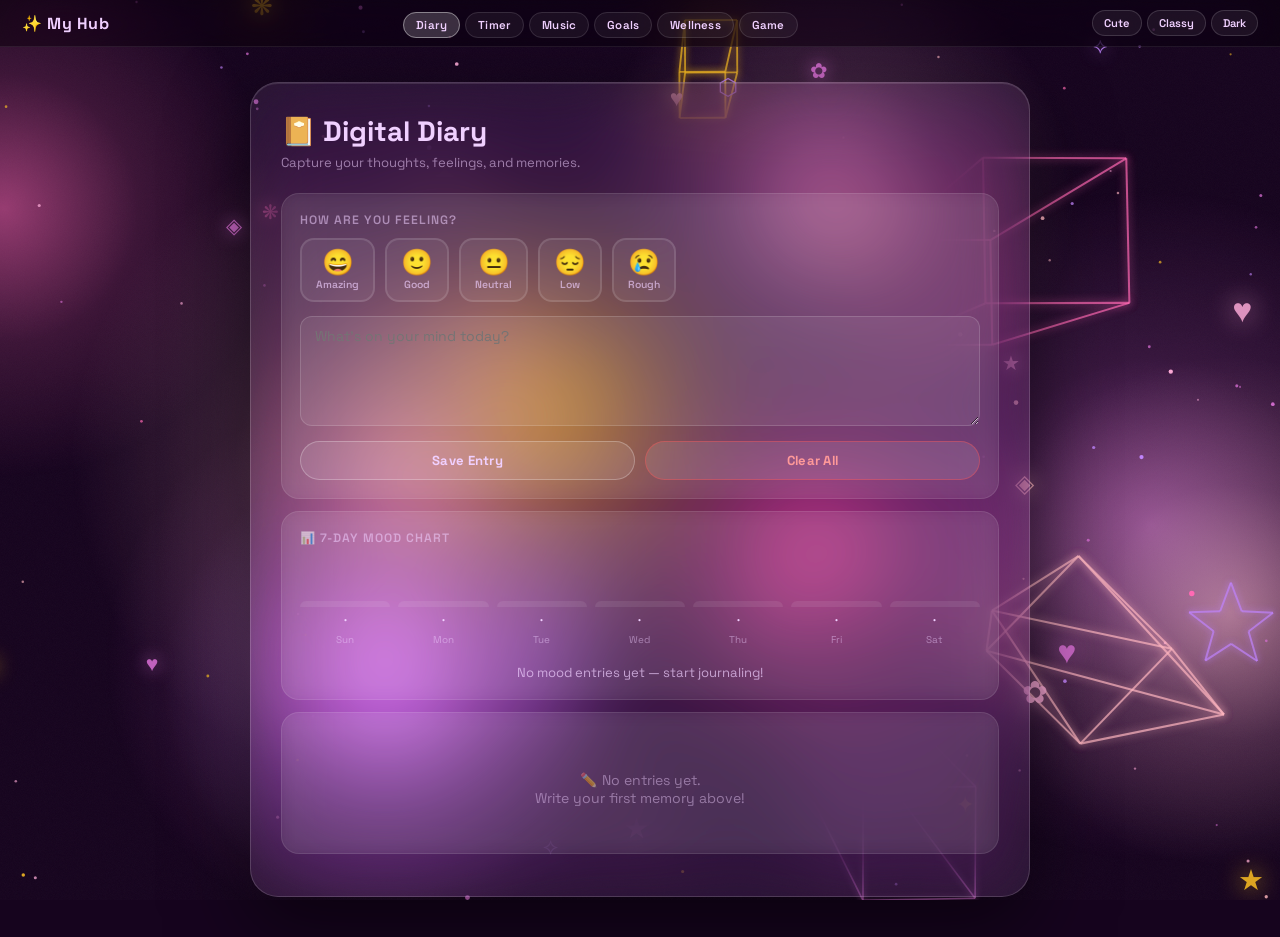
<file: diary.html>
<!DOCTYPE html>
<html lang="en">
<head>
  <meta charset="UTF-8">
  <meta name="viewport" content="width=device-width, initial-scale=1.0">
  <title>Digital Diary – My Hub</title>
  <link rel="stylesheet" href="shared.css">
  <style>
    /* MOOD PICKER */
    .mood-picker {
      display: flex;
      gap: 10px;
      margin-bottom: 14px;
      flex-wrap: wrap;
    }

    .mood-option {
      display: flex;
      flex-direction: column;
      align-items: center;
      gap: 4px;
      padding: 10px 14px;
      border-radius: 14px;
      border: 2px solid rgba(255,255,255,0.12);
      background: rgba(255,255,255,0.06);
      cursor: pointer;
      transition: 0.25s;
      font-size: 1.6rem;
      line-height: 1;
    }

    .mood-option span {
      font-size: 0.65rem;
      opacity: 0.65;
      font-weight: 600;
    }

    .mood-option:hover { background: rgba(255,255,255,0.14); }
    .mood-option.selected { border-color: rgba(255,255,255,0.5); background: rgba(255,255,255,0.22); }

    /* DIARY ENTRIES */
    .diary-entry {
      background: rgba(255,255,255,0.06);
      border-radius: 14px;
      border: 1px solid rgba(255,255,255,0.1);
      padding: 13px 16px;
      margin-bottom: 9px;
    }

    .entry-header {
      display: flex;
      align-items: center;
      gap: 8px;
      margin-bottom: 6px;
    }

    .entry-mood-icon { font-size: 1.2rem; line-height: 1; }
    .entry-time { font-size: 0.7rem; opacity: 0.5; }
    .entry-text { font-size: 0.88rem; line-height: 1.55; }

    .entries-container { max-height: 280px; overflow-y: auto; scrollbar-width: thin; }
    .entry-count { font-size: 0.75rem; opacity: 0.55; margin-bottom: 12px; }

    .empty-state { text-align: center; opacity: 0.45; padding: 28px 0; font-size: 0.88rem; }

    /* MOOD CHART */
    .mood-chart-title {
      font-size: 0.76rem;
      font-weight: 600;
      opacity: 0.55;
      letter-spacing: 1px;
      text-transform: uppercase;
      margin-bottom: 14px;
    }

    .chart-bars {
      display: flex;
      align-items: flex-end;
      gap: 8px;
      height: 90px;
      padding-bottom: 4px;
    }

    .chart-col {
      display: flex;
      flex-direction: column;
      align-items: center;
      gap: 5px;
      flex: 1;
    }

    .chart-bar {
      width: 100%;
      border-radius: 6px 6px 0 0;
      background: rgba(255,255,255,0.18);
      transition: height 0.5s cubic-bezier(.22,.68,0,1.2);
      min-height: 4px;
    }

    .chart-emoji { font-size: 1rem; line-height: 1; }
    .chart-day   { font-size: 0.62rem; opacity: 0.5; }

    .mood-summary {
      margin-top: 14px;
      font-size: 0.82rem;
      opacity: 0.7;
      text-align: center;
    }
  </style>
</head>
<body class="cute-mode">
  <canvas id="bgCanvas"></canvas>

  <nav class="top-nav">
    <a href="index.html" class="nav-logo">✨ My Hub</a>
    <ul class="nav-links">
      <li><a href="diary.html" class="active">Diary</a></li>
      <li><a href="timer.html">Timer</a></li>
      <li><a href="music.html">Music</a></li>
      <li><a href="goals.html">Goals</a></li>
      <li><a href="wellness.html">Wellness</a></li>
      <li><a href="game.html">Game</a></li>
    </ul>
    <div class="theme-btns">
      <button class="theme-btn" onclick="setTheme('cute')">Cute</button>
      <button class="theme-btn" onclick="setTheme('classy')">Classy</button>
      <button class="theme-btn" onclick="setTheme('dark')">Dark</button>
    </div>
  </nav>

  <div class="page-wrapper">
    <div class="glass-card">
      <h1>📔 Digital Diary</h1>
      <p class="subtitle">Capture your thoughts, feelings, and memories.</p>

      <!-- WRITE ENTRY -->
      <div class="widget-box">
        <div class="mood-chart-title" style="margin-bottom:10px;">How are you feeling?</div>
        <div class="mood-picker" id="moodPicker">
          <div class="mood-option" data-mood="5" data-label="Amazing" onclick="selectMood(this)">😄<span>Amazing</span></div>
          <div class="mood-option" data-mood="4" data-label="Good"    onclick="selectMood(this)">🙂<span>Good</span></div>
          <div class="mood-option" data-mood="3" data-label="Neutral" onclick="selectMood(this)">😐<span>Neutral</span></div>
          <div class="mood-option" data-mood="2" data-label="Low"     onclick="selectMood(this)">😔<span>Low</span></div>
          <div class="mood-option" data-mood="1" data-label="Rough"   onclick="selectMood(this)">😢<span>Rough</span></div>
        </div>
        <textarea id="diaryInput" placeholder="What's on your mind today?"></textarea>
        <div class="btn-row" style="margin-top:10px;">
          <button class="btn" onclick="saveEntry()">Save Entry</button>
          <button class="btn btn-danger" onclick="clearAll()">Clear All</button>
        </div>
      </div>

      <!-- MOOD CHART -->
      <div class="widget-box">
        <div class="mood-chart-title">📊 7-Day Mood Chart</div>
        <div class="chart-bars" id="moodChart"></div>
        <div class="mood-summary" id="moodSummary"></div>
      </div>

      <!-- ENTRIES -->
      <div class="widget-box">
        <div class="entry-count" id="entryCount"></div>
        <div class="entries-container" id="entriesList"></div>
      </div>
    </div>
  </div>

  <script src="shared.js"></script>
  <script src="bg.js"></script>
  <script>
    const MOODS = {
      5: { emoji: '😄', label: 'Amazing', color: 'rgba(100,220,130,0.55)' },
      4: { emoji: '🙂', label: 'Good',    color: 'rgba(120,200,255,0.55)' },
      3: { emoji: '😐', label: 'Neutral', color: 'rgba(200,200,100,0.45)' },
      2: { emoji: '😔', label: 'Low',     color: 'rgba(200,140,80,0.5)'   },
      1: { emoji: '😢', label: 'Rough',   color: 'rgba(200,80,100,0.5)'   },
    };

    let selectedMood = null;

    function selectMood(el) {
      document.querySelectorAll('.mood-option').forEach(m => m.classList.remove('selected'));
      el.classList.add('selected');
      selectedMood = parseInt(el.dataset.mood);
    }

    function saveEntry() {
      const text = document.getElementById('diaryInput').value.trim();
      if (!text) return;
      let history = JSON.parse(localStorage.getItem('diaryHistory')) || [];
      const now = new Date();
      const timestamp = now.toLocaleDateString('en-GB', { day: 'numeric', month: 'short', year: 'numeric' })
        + ' · ' + now.toLocaleTimeString([], { hour: '2-digit', minute: '2-digit' });
      history.unshift({
        time: timestamp,
        text,
        mood: selectedMood || 3,
        dateKey: now.toISOString().slice(0, 10)
      });
      localStorage.setItem('diaryHistory', JSON.stringify(history));
      document.getElementById('diaryInput').value = '';
      document.querySelectorAll('.mood-option').forEach(m => m.classList.remove('selected'));
      selectedMood = null;
      renderEntries();
      renderChart();
    }

    function clearAll() {
      if (!confirm('Delete all diary entries?')) return;
      localStorage.removeItem('diaryHistory');
      renderEntries();
      renderChart();
    }

    function renderEntries() {
      const history = JSON.parse(localStorage.getItem('diaryHistory')) || [];
      const container = document.getElementById('entriesList');
      const count = document.getElementById('entryCount');
      count.innerText = history.length === 0 ? '' : `${history.length} entr${history.length === 1 ? 'y' : 'ies'}`;
      if (!history.length) {
        container.innerHTML = '<div class="empty-state">✏️ No entries yet.<br>Write your first memory above!</div>';
        return;
      }
      container.innerHTML = history.map(e => {
        const m = MOODS[e.mood] || MOODS[3];
        const text = typeof e === 'string' ? e : e.text;
        const time = typeof e === 'string' ? '' : e.time;
        return `<div class="diary-entry">
          <div class="entry-header">
            <div class="entry-mood-icon">${m.emoji}</div>
            <div class="entry-time">${time} · ${m.label}</div>
          </div>
          <div class="entry-text">${text}</div>
        </div>`;
      }).join('');
    }

    function renderChart() {
      const history = JSON.parse(localStorage.getItem('diaryHistory')) || [];
      const chart = document.getElementById('moodChart');
      const summary = document.getElementById('moodSummary');

      const days = [];
      for (let i = 6; i >= 0; i--) {
        const d = new Date();
        d.setDate(d.getDate() - i);
        days.push({
          key: d.toISOString().slice(0, 10),
          label: d.toLocaleDateString('en-GB', { weekday: 'short' }),
        });
      }

      const dayMoods = {};
      history.forEach(e => {
        if (e.dateKey && e.mood && !dayMoods[e.dateKey]) {
          dayMoods[e.dateKey] = e.mood;
        }
      });

      const vals = days.map(d => dayMoods[d.key] || 0);
      const maxVal = 5;

      chart.innerHTML = days.map((d, i) => {
        const val = vals[i];
        const m = val ? MOODS[val] : null;
        const heightPct = val ? Math.round((val / maxVal) * 80) : 6;
        const color = m ? m.color : 'rgba(255,255,255,0.08)';
        return `<div class="chart-col">
          <div class="chart-bar" style="height:${heightPct}px; background:${color};"></div>
          <div class="chart-emoji">${m ? m.emoji : '·'}</div>
          <div class="chart-day">${d.label}</div>
        </div>`;
      }).join('');

      const logged = vals.filter(v => v > 0);
      if (!logged.length) {
        summary.innerText = 'No mood entries yet — start journaling!';
      } else {
        const avg = logged.reduce((a, b) => a + b, 0) / logged.length;
        const best = MOODS[Math.max(...logged)];
        summary.innerText = `${logged.length} day${logged.length > 1 ? 's' : ''} logged this week · avg mood ${avg.toFixed(1)}/5 · best day was ${best.emoji} ${best.label}`;
      }
    }

    window.onload = () => { renderEntries(); renderChart(); };
  </script>
</body>
</html>
</file>
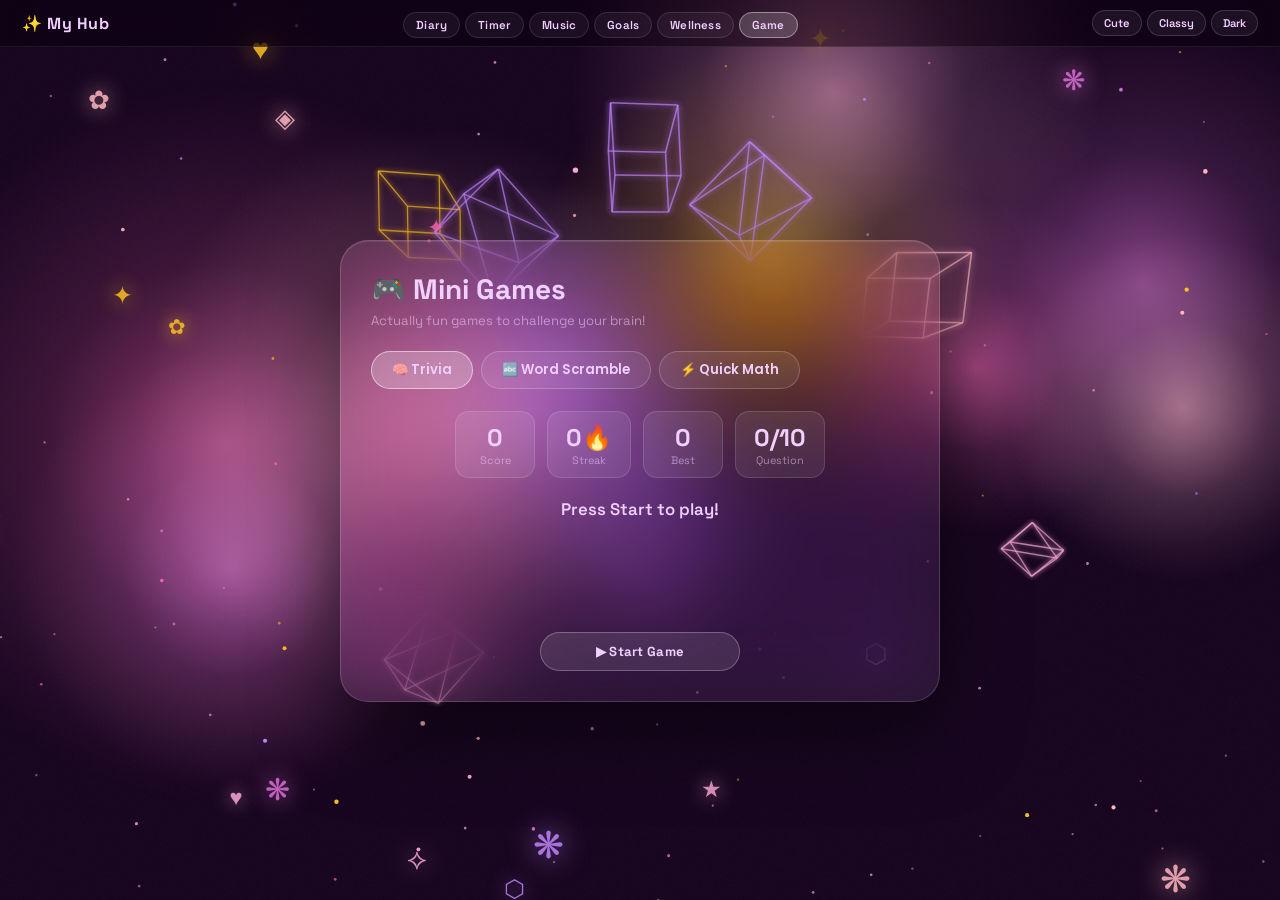
<file: game.html>
<!DOCTYPE html>
<html lang="en">
<head>
  <meta charset="UTF-8">
  <meta name="viewport" content="width=device-width, initial-scale=1.0">
  <title>Mini Games – My Hub</title>
  <link rel="stylesheet" href="shared.css">
  <style>
    .game-tabs { display:flex; gap:8px; margin-bottom:22px; flex-wrap:wrap; }
    .game-tab {
      padding:8px 20px; border-radius:50px;
      border:1px solid rgba(255,255,255,0.2);
      background:rgba(255,255,255,0.07);
      color:inherit; font-family:'Poppins',sans-serif;
      font-size:0.82rem; font-weight:600; cursor:pointer; transition:0.3s;
    }
    .game-tab:hover { background:rgba(255,255,255,0.16); }
    .game-tab.active { background:rgba(255,255,255,0.24); border-color:rgba(255,255,255,0.5); }

    .game-area { display:none; }
    .game-area.active { display:block; }

    .game-stats {
      display:flex; gap:12px; justify-content:center;
      margin-bottom:18px; flex-wrap:wrap;
    }
    .game-stat {
      text-align:center;
      background:rgba(255,255,255,0.08);
      border:1px solid rgba(255,255,255,0.13);
      border-radius:14px;
      padding:10px 18px;
      min-width:80px;
    }
    .gstat-num { font-size:1.5rem; font-weight:700; }
    .gstat-lbl { font-size:0.68rem; opacity:0.55; }

    /* ══ TRIVIA ══ */
    .trivia-question {
      font-size:1.05rem;
      font-weight:600;
      line-height:1.55;
      text-align:center;
      margin-bottom:20px;
      min-height:60px;
      padding:0 10px;
    }

    .trivia-options {
      display:grid;
      grid-template-columns:1fr 1fr;
      gap:10px;
      margin-bottom:16px;
    }

    .trivia-opt {
      padding:13px 16px;
      border-radius:16px;
      border:1px solid rgba(255,255,255,0.18);
      background:rgba(255,255,255,0.08);
      color:inherit;
      font-family:'Poppins',sans-serif;
      font-size:0.85rem;
      font-weight:600;
      cursor:pointer;
      transition:0.25s;
      text-align:left;
      line-height:1.4;
    }
    .trivia-opt:hover:not(:disabled) { background:rgba(255,255,255,0.18); transform:translateY(-2px); }
    .trivia-opt.correct  { background:rgba(80,220,130,0.3); border-color:rgba(80,220,130,0.7); }
    .trivia-opt.wrong    { background:rgba(255,90,90,0.25);  border-color:rgba(255,90,90,0.6); }
    .trivia-opt:disabled { cursor:default; }

    .trivia-feedback {
      text-align:center;
      font-size:0.9rem;
      min-height:28px;
      margin-bottom:12px;
      font-weight:600;
    }

    .trivia-category {
      text-align:center;
      font-size:0.72rem;
      opacity:0.45;
      margin-bottom:12px;
      text-transform:uppercase;
      letter-spacing:1px;
    }

    /* ══ WORD SCRAMBLE ══ */
    .scramble-word {
      text-align:center;
      font-size:3rem;
      font-weight:700;
      letter-spacing:10px;
      margin:16px 0;
      text-transform:uppercase;
    }

    .scramble-hint {
      text-align:center;
      font-size:0.8rem;
      opacity:0.55;
      margin-bottom:16px;
      min-height:22px;
    }

    .scramble-category {
      text-align:center;
      font-size:0.72rem;
      opacity:0.4;
      text-transform:uppercase;
      letter-spacing:1px;
      margin-bottom:10px;
    }

    .scramble-input-row {
      display:flex;
      gap:10px;
      margin-bottom:12px;
    }

    .scramble-input-row input {
      flex:1;
      font-size:1.1rem;
      font-weight:700;
      text-align:center;
      text-transform:uppercase;
      letter-spacing:3px;
    }

    .scramble-result {
      text-align:center;
      font-size:1rem;
      font-weight:600;
      min-height:30px;
      margin-bottom:8px;
    }

    .scramble-def {
      text-align:center;
      font-size:0.8rem;
      opacity:0.6;
      margin-bottom:12px;
      min-height:20px;
      font-style:italic;
    }

    /* ══ QUICK MATH ══ */
    .math-equation {
      text-align:center;
      font-size:3.5rem;
      font-weight:700;
      margin:12px 0 20px;
      letter-spacing:2px;
      min-height:70px;
    }

    .math-options {
      display:grid;
      grid-template-columns:repeat(2,1fr);
      gap:10px;
      max-width:340px;
      margin:0 auto 16px;
    }

    .math-opt {
      padding:16px;
      border-radius:16px;
      border:1px solid rgba(255,255,255,0.18);
      background:rgba(255,255,255,0.08);
      color:inherit;
      font-family:'Poppins',sans-serif;
      font-size:1.3rem;
      font-weight:700;
      cursor:pointer;
      transition:0.2s;
      text-align:center;
    }
    .math-opt:hover:not(:disabled) { background:rgba(255,255,255,0.2); transform:scale(1.04); }
    .math-opt.correct { background:rgba(80,220,130,0.3); border-color:rgba(80,220,130,0.7); }
    .math-opt.wrong   { background:rgba(255,90,90,0.25);  border-color:rgba(255,90,90,0.6); }
    .math-opt:disabled { cursor:default; }

    .math-timer-bar {
      height:6px;
      border-radius:4px;
      background:rgba(255,255,255,0.12);
      margin-bottom:16px;
      overflow:hidden;
    }
    .math-timer-fill {
      height:100%;
      border-radius:4px;
      background:currentColor;
      transition:width 0.1s linear;
    }

    .math-level {
      text-align:center;
      font-size:0.72rem;
      opacity:0.45;
      text-transform:uppercase;
      letter-spacing:1px;
      margin-bottom:6px;
    }

    .math-feedback {
      text-align:center;
      font-size:0.9rem;
      min-height:28px;
      font-weight:600;
      margin-bottom:8px;
    }
  </style>
</head>
<body class="cute-mode">
  <canvas id="bgCanvas"></canvas>

  <nav class="top-nav">
    <a href="index.html" class="nav-logo">✨ My Hub</a>
    <ul class="nav-links">
      <li><a href="diary.html">Diary</a></li>
      <li><a href="timer.html">Timer</a></li>
      <li><a href="music.html">Music</a></li>
      <li><a href="goals.html">Goals</a></li>
      <li><a href="wellness.html">Wellness</a></li>
      <li><a href="game.html" class="active">Game</a></li>
    </ul>
    <div class="theme-btns">
      <button class="theme-btn" onclick="setTheme('cute')">Cute</button>
      <button class="theme-btn" onclick="setTheme('classy')">Classy</button>
      <button class="theme-btn" onclick="setTheme('dark')">Dark</button>
    </div>
  </nav>

  <div class="page-wrapper">
    <div class="glass-card" style="max-width:600px;">
      <h1>🎮 Mini Games</h1>
      <p class="subtitle">Actually fun games to challenge your brain!</p>

      <div class="game-tabs">
        <button class="game-tab active" onclick="switchGame('trivia',this)">🧠 Trivia</button>
        <button class="game-tab" onclick="switchGame('scramble',this)">🔤 Word Scramble</button>
        <button class="game-tab" onclick="switchGame('math',this)">⚡ Quick Math</button>
      </div>

      <!-- ══════════════ TRIVIA ══════════════ -->
      <div class="game-area active" id="game-trivia">
        <div class="game-stats">
          <div class="game-stat"><div class="gstat-num" id="tScore">0</div><div class="gstat-lbl">Score</div></div>
          <div class="game-stat"><div class="gstat-num" id="tStreak">0🔥</div><div class="gstat-lbl">Streak</div></div>
          <div class="game-stat"><div class="gstat-num" id="tBest">0</div><div class="gstat-lbl">Best</div></div>
          <div class="game-stat"><div class="gstat-num" id="tQ">0/10</div><div class="gstat-lbl">Question</div></div>
        </div>
        <div class="trivia-category" id="tCategory"></div>
        <div class="trivia-question" id="tQuestion">Press Start to play!</div>
        <div class="trivia-options" id="tOptions"></div>
        <div class="trivia-feedback" id="tFeedback"></div>
        <button class="btn" id="tStartBtn" onclick="startTrivia()" style="max-width:200px;margin:0 auto;display:block;">▶ Start Game</button>
      </div>

      <!-- ══════════════ WORD SCRAMBLE ══════════════ -->
      <div class="game-area" id="game-scramble">
        <div class="game-stats">
          <div class="game-stat"><div class="gstat-num" id="wScore">0</div><div class="gstat-lbl">Score</div></div>
          <div class="game-stat"><div class="gstat-num" id="wStreak">0🔥</div><div class="gstat-lbl">Streak</div></div>
          <div class="game-stat"><div class="gstat-num" id="wSkips">3</div><div class="gstat-lbl">Skips left</div></div>
        </div>
        <div class="scramble-category" id="wCategory"></div>
        <div class="scramble-word" id="wScrambled">?????</div>
        <div class="scramble-hint" id="wHint">Press Start to play!</div>
        <div class="scramble-input-row">
          <input type="text" id="wInput" placeholder="Your answer…" onkeydown="if(event.key==='Enter') checkScramble()" autocomplete="off" autocorrect="off" spellcheck="false">
          <button class="btn" style="width:auto;padding:10px 18px;" onclick="checkScramble()">✓</button>
        </div>
        <div class="scramble-result" id="wResult"></div>
        <div class="scramble-def" id="wDef"></div>
        <div class="btn-row" style="max-width:340px;margin:0 auto;">
          <button class="btn" id="wStartBtn" onclick="startScramble()">▶ Start</button>
          <button class="btn" id="wSkipBtn" onclick="skipScramble()" disabled>⏭ Skip</button>
          <button class="btn" id="wHintBtn" onclick="showHint()" disabled>💡 Hint</button>
        </div>
      </div>

      <!-- ══════════════ QUICK MATH ══════════════ -->
      <div class="game-area" id="game-math">
        <div class="game-stats">
          <div class="game-stat"><div class="gstat-num" id="mScore">0</div><div class="gstat-lbl">Score</div></div>
          <div class="game-stat"><div class="gstat-num" id="mStreak">0🔥</div><div class="gstat-lbl">Streak</div></div>
          <div class="game-stat"><div class="gstat-num" id="mBest">0</div><div class="gstat-lbl">Best</div></div>
          <div class="game-stat"><div class="gstat-num" id="mLives">❤️❤️❤️</div><div class="gstat-lbl">Lives</div></div>
        </div>
        <div class="math-level" id="mLevel">Level 1 · Basic</div>
        <div class="math-timer-bar"><div class="math-timer-fill" id="mTimerFill" style="width:100%"></div></div>
        <div class="math-equation" id="mEquation">?</div>
        <div class="math-options" id="mOptions"></div>
        <div class="math-feedback" id="mFeedback"></div>
        <button class="btn" id="mStartBtn" onclick="startMath()" style="max-width:200px;margin:0 auto;display:block;">▶ Start Game</button>
      </div>

    </div>
  </div>

  <script src="shared.js"></script>
  <script src="bg.js"></script>
  <script>
    function switchGame(id, btn) {
      document.querySelectorAll('.game-tab').forEach(b=>b.classList.remove('active'));
      document.querySelectorAll('.game-area').forEach(a=>a.classList.remove('active'));
      btn.classList.add('active');
      document.getElementById('game-'+id).classList.add('active');
    }

    // ══════════════════════════════════════════════════
    //  TRIVIA QUIZ
    // ══════════════════════════════════════════════════
    const TRIVIA = [
      { q:"Which planet has the most moons?", opts:["Jupiter","Saturn","Uranus","Neptune"], ans:1, cat:"🌌 Space" },
      { q:"What is the capital of Japan?", opts:["Beijing","Seoul","Tokyo","Bangkok"], ans:2, cat:"🌍 Geography" },
      { q:"Who painted the Mona Lisa?", opts:["Picasso","Van Gogh","Da Vinci","Michelangelo"], ans:2, cat:"🎨 Art" },
      { q:"How many sides does a hexagon have?", opts:["5","6","7","8"], ans:1, cat:"📐 Math" },
      { q:"What is the fastest land animal?", opts:["Lion","Horse","Cheetah","Leopard"], ans:2, cat:"🐾 Animals" },
      { q:"In what year did the Titanic sink?", opts:["1905","1912","1920","1898"], ans:1, cat:"📚 History" },
      { q:"Which element has the symbol 'O'?", opts:["Gold","Oxygen","Osmium","Oganesson"], ans:1, cat:"🧪 Science" },
      { q:"What is the largest ocean?", opts:["Atlantic","Indian","Arctic","Pacific"], ans:3, cat:"🌊 Geography" },
      { q:"How many strings does a standard guitar have?", opts:["4","5","6","7"], ans:2, cat:"🎵 Music" },
      { q:"Which country invented pizza?", opts:["France","Greece","Italy","Spain"], ans:2, cat:"🍕 Food" },
      { q:"What is the square root of 144?", opts:["11","12","13","14"], ans:1, cat:"📐 Math" },
      { q:"Who wrote 'Harry Potter'?", opts:["Tolkien","C.S. Lewis","J.K. Rowling","Roald Dahl"], ans:2, cat:"📖 Books" },
      { q:"Which is the smallest country in the world?", opts:["Monaco","San Marino","Vatican City","Liechtenstein"], ans:2, cat:"🌍 Geography" },
      { q:"What gas do plants absorb from the air?", opts:["Oxygen","Nitrogen","Carbon Dioxide","Hydrogen"], ans:2, cat:"🧪 Science" },
      { q:"Which sport uses a shuttlecock?", opts:["Tennis","Badminton","Squash","Volleyball"], ans:1, cat:"⚽ Sports" },
      { q:"How many bones are in the adult human body?", opts:["196","206","216","226"], ans:1, cat:"🧬 Biology" },
      { q:"What is the longest river in the world?", opts:["Amazon","Nile","Yangtze","Mississippi"], ans:1, cat:"🌍 Geography" },
      { q:"Which planet is known as the Red Planet?", opts:["Venus","Jupiter","Mars","Saturn"], ans:2, cat:"🌌 Space" },
      { q:"Who is known as the father of computers?", opts:["Einstein","Turing","Babbage","Newton"], ans:2, cat:"💻 Tech" },
      { q:"What is the chemical symbol for gold?", opts:["Go","Gd","Au","Ag"], ans:2, cat:"🧪 Science" },
      { q:"How many players are on a basketball team (on court)?", opts:["4","5","6","7"], ans:1, cat:"⚽ Sports" },
      { q:"Which country is home to the kangaroo?", opts:["New Zealand","South Africa","Australia","Brazil"], ans:2, cat:"🐾 Animals" },
      { q:"What is 15% of 200?", opts:["25","30","35","40"], ans:1, cat:"📐 Math" },
      { q:"Which famous scientist developed the theory of relativity?", opts:["Newton","Darwin","Einstein","Hawking"], ans:2, cat:"🧪 Science" },
      { q:"What is the hardest natural substance on Earth?", opts:["Steel","Quartz","Diamond","Titanium"], ans:2, cat:"🧪 Science" },
    ];

    let tQueue=[], tScore=0, tStreak=0, tQNum=0, tAnswered=false;

    function startTrivia() {
      tScore=0; tStreak=0; tQNum=0;
      tQueue = [...TRIVIA].sort(()=>Math.random()-0.5).slice(0,10);
      document.getElementById('tStartBtn').style.display='none';
      updateTriviaStats();
      nextTrivia();
    }

    function nextTrivia() {
      if (tQNum >= tQueue.length) { endTrivia(); return; }
      tAnswered = false;
      const item = tQueue[tQNum];
      document.getElementById('tCategory').innerText = item.cat;
      document.getElementById('tQuestion').innerText = item.q;
      document.getElementById('tFeedback').innerText = '';
      document.getElementById('tQ').innerText = `${tQNum+1}/10`;
      const optsEl = document.getElementById('tOptions');
      optsEl.innerHTML = item.opts.map((o,i)=>`
        <button class="trivia-opt" onclick="answerTrivia(${i})">${o}</button>
      `).join('');
    }

    function answerTrivia(idx) {
      if (tAnswered) return;
      tAnswered = true;
      const item = tQueue[tQNum];
      const btns = document.querySelectorAll('.trivia-opt');
      btns.forEach(b=>b.disabled=true);
      if (idx === item.ans) {
        btns[idx].classList.add('correct');
        tScore += 10 + Math.min(tStreak*2, 20);
        tStreak++;
        document.getElementById('tFeedback').innerText = ['✅ Correct!','🎉 Nailed it!','🔥 Brilliant!','⭐ Perfect!'][Math.min(tStreak-1,3)];
      } else {
        btns[idx].classList.add('wrong');
        btns[item.ans].classList.add('correct');
        tStreak = 0;
        document.getElementById('tFeedback').innerText = `❌ Nope! Answer: ${item.opts[item.ans]}`;
      }
      updateTriviaStats();
      tQNum++;
      setTimeout(nextTrivia, 1400);
    }

    function endTrivia() {
      const best = Math.max(parseInt(localStorage.getItem('triviaBest')||'0'), tScore);
      localStorage.setItem('triviaBest', best);
      document.getElementById('tBest').innerText = best;
      document.getElementById('tQuestion').innerText = `Game over! You scored ${tScore}/130 🎉`;
      document.getElementById('tCategory').innerText = tScore>80?'🏆 Amazing!':tScore>50?'👍 Good job!':'💪 Keep practising!';
      document.getElementById('tOptions').innerHTML='';
      document.getElementById('tFeedback').innerText='';
      document.getElementById('tStartBtn').innerText='🔄 Play Again';
      document.getElementById('tStartBtn').style.display='block';
    }

    function updateTriviaStats() {
      document.getElementById('tScore').innerText  = tScore;
      document.getElementById('tStreak').innerText = tStreak+'🔥';
      document.getElementById('tBest').innerText   = Math.max(parseInt(localStorage.getItem('triviaBest')||'0'), tScore);
    }

    // ══════════════════════════════════════════════════
    //  WORD SCRAMBLE
    // ══════════════════════════════════════════════════
    const WORDS = [
      {w:'OCEAN',    cat:'🌊 Nature',  hint:'Body of saltwater', def:'A vast body of saltwater covering most of Earth'},
      {w:'GUITAR',   cat:'🎵 Music',   hint:'6-string instrument', def:'A stringed musical instrument played with fingers or a pick'},
      {w:'JUNGLE',   cat:'🌿 Nature',  hint:'Dense tropical forest', def:'Land overgrown with dense vegetation in the tropics'},
      {w:'PLANET',   cat:'🌌 Space',   hint:'Orbits a star', def:'A large body orbiting a star, including Earth'},
      {w:'COFFEE',   cat:'☕ Food',    hint:'Morning drink', def:'A popular hot drink made from roasted beans'},
      {w:'BRIDGE',   cat:'🏗️ Places',  hint:'Crosses a gap', def:'A structure built to span a physical obstacle'},
      {w:'CASTLE',   cat:'🏰 History', hint:'Medieval fortress', def:'A large fortified medieval building'},
      {w:'DIAMOND',  cat:'💎 Science', hint:'Hardest mineral', def:'The hardest naturally occurring mineral on Earth'},
      {w:'FALCON',   cat:'🐦 Animals', hint:'Fast bird', def:'A bird of prey known for incredible speed in a dive'},
      {w:'GARDEN',   cat:'🌸 Nature',  hint:'Where flowers grow', def:'A piece of ground for growing flowers, fruit or vegetables'},
      {w:'LIBRARY',  cat:'📚 Places',  hint:'Full of books', def:'A building or room containing a collection of books'},
      {w:'NOODLES',  cat:'🍜 Food',    hint:'Long pasta', def:'A type of food made from unleavened dough, cut into strips'},
      {w:'PENGUIN',  cat:'🐧 Animals', hint:'Arctic bird', def:'A flightless seabird native to the Southern Hemisphere'},
      {w:'RAINBOW',  cat:'🌈 Nature',  hint:'After the rain', def:'An arc of colours in the sky caused by light refraction'},
      {w:'TEMPLE',   cat:'🏛️ History', hint:'Place of worship', def:'A building used for religious or spiritual activities'},
      {w:'VITAMIN',  cat:'🧬 Science', hint:'Keeps you healthy', def:'A natural substance essential for body growth and function'},
      {w:'WHISPER',  cat:'💬 Words',   hint:'Speak very quietly', def:'To speak very softly, especially to avoid being heard'},
      {w:'ECLIPSE',  cat:'🌌 Space',   hint:'Sun hides behind moon', def:'When one celestial body moves into the shadow of another'},
      {w:'LANTERN',  cat:'🏮 Objects', hint:'Portable light', def:'A transparent case protecting a light from wind'},
      {w:'THUNDER',  cat:'⛈️ Weather', hint:'Sound of lightning', def:'The loud rumbling sound caused by lightning'},
      {w:'COMPASS',  cat:'🧭 Objects', hint:'Shows direction', def:'A tool used for finding direction using a magnetic needle'},
      {w:'DOLPHIN',  cat:'🐬 Animals', hint:'Smart sea mammal', def:'A highly intelligent marine mammal known for playfulness'},
      {w:'FREEDOM',  cat:'💬 Words',   hint:'Being free', def:'The power to act or speak without restraint'},
      {w:'VOLCANO',  cat:'🌋 Nature',  hint:'Erupts lava', def:'A mountain that erupts hot liquid rock and ash'},
      {w:'COURAGE',  cat:'💬 Words',   hint:'Being brave', def:'Strength in the face of pain, difficulty or fear'},
    ];

    let wCurrent=null, wScore=0, wStreak=0, wSkips=3, wHintUsed=false, wRunning=false;

    function scramble(word) {
      const arr = word.split('');
      for (let i=arr.length-1;i>0;i--) {
        const j=Math.floor(Math.random()*(i+1));
        [arr[i],arr[j]]=[arr[j],arr[i]];
      }
      const s = arr.join('');
      return s === word ? scramble(word) : s;
    }

    function startScramble() {
      wRunning=true; wScore=0; wStreak=0; wSkips=3;
      updateScrambleStats();
      document.getElementById('wStartBtn').innerText='🔄 New Word';
      document.getElementById('wSkipBtn').disabled=false;
      document.getElementById('wHintBtn').disabled=false;
      nextScramble();
    }

    function nextScramble() {
      wCurrent = WORDS[Math.floor(Math.random()*WORDS.length)];
      wHintUsed = false;
      document.getElementById('wScrambled').innerText = scramble(wCurrent.w);
      document.getElementById('wCategory').innerText  = wCurrent.cat;
      document.getElementById('wHint').innerText      = '💡 Type your answer and press Enter';
      document.getElementById('wResult').innerText    = '';
      document.getElementById('wDef').innerText       = '';
      document.getElementById('wInput').value         = '';
      document.getElementById('wInput').focus();
      document.getElementById('wSkipBtn').disabled = wSkips <= 0;
    }

    function checkScramble() {
      if (!wCurrent) return;
      const ans = document.getElementById('wInput').value.trim().toUpperCase();
      if (!ans) return;
      if (ans === wCurrent.w) {
        wScore += wHintUsed ? 5 : 10;
        wStreak++;
        document.getElementById('wResult').innerText = '✅ Correct! +' + (wHintUsed?5:10) + ' pts';
        document.getElementById('wDef').innerText    = wCurrent.def;
        updateScrambleStats();
        setTimeout(nextScramble, 1600);
      } else {
        wStreak = 0;
        document.getElementById('wResult').innerText = '❌ Not quite — try again!';
        document.getElementById('wInput').value = '';
        document.getElementById('wInput').focus();
        updateScrambleStats();
      }
    }

    function skipScramble() {
      if (wSkips<=0) return;
      wSkips--; wStreak=0;
      document.getElementById('wResult').innerText = `⏭ Skipped — it was "${wCurrent.w}"`;
      document.getElementById('wDef').innerText    = wCurrent.def;
      document.getElementById('wSkipBtn').disabled = wSkips <= 0;
      updateScrambleStats();
      setTimeout(nextScramble, 1600);
    }

    function showHint() {
      if (!wCurrent) return;
      wHintUsed=true;
      document.getElementById('wHint').innerText = '💡 Hint: ' + wCurrent.hint;
    }

    function updateScrambleStats() {
      document.getElementById('wScore').innerText  = wScore;
      document.getElementById('wStreak').innerText = wStreak+'🔥';
      document.getElementById('wSkips').innerText  = wSkips;
    }

    // ══════════════════════════════════════════════════
    //  QUICK MATH
    // ══════════════════════════════════════════════════
    let mScore=0, mStreak=0, mLives=3, mAnswer=0, mTimer=null, mTimeLeft=0, mRunning=false, mLevel=1;

    const LEVELS = [
      { name:'Basic',    time:8000, ops:['+','-'],       range:[1,20]  },
      { name:'Medium',   time:7000, ops:['+','-','×'],   range:[1,30]  },
      { name:'Hard',     time:6000, ops:['+','-','×','÷'],range:[2,40] },
      { name:'Expert',   time:5000, ops:['+','-','×'],   range:[5,50]  },
      { name:'Insane',   time:4000, ops:['×','÷','+'],   range:[5,99]  },
    ];

    function startMath() {
      mScore=0; mStreak=0; mLives=3; mLevel=1; mRunning=true;
      document.getElementById('mStartBtn').style.display='none';
      updateMathStats();
      nextMath();
    }

    function nextMath() {
      if (mLives<=0) { endMath(); return; }
      clearInterval(mTimer);
      const lv = LEVELS[Math.min(mLevel-1, LEVELS.length-1)];
      document.getElementById('mLevel').innerText = `Level ${mLevel} · ${lv.name}`;

      const op = lv.ops[Math.floor(Math.random()*lv.ops.length)];
      let a,b;
      if (op==='÷') {
        b = Math.floor(Math.random()*(9))+2;
        mAnswer = Math.floor(Math.random()*10)+1;
        a = b * mAnswer;
      } else if (op==='×') {
        a = Math.floor(Math.random()*lv.range[1]/5)+2;
        b = Math.floor(Math.random()*lv.range[1]/5)+2;
        mAnswer = a*b;
      } else {
        a = Math.floor(Math.random()*(lv.range[1]-lv.range[0]))+lv.range[0];
        b = Math.floor(Math.random()*(lv.range[1]-lv.range[0]))+lv.range[0];
        if (op==='-') { if(b>a)[a,b]=[b,a]; mAnswer=a-b; }
        else { mAnswer=a+b; }
      }

      document.getElementById('mEquation').innerText = `${a} ${op} ${b} = ?`;
      document.getElementById('mFeedback').innerText = '';

      const wrongs = new Set();
      while (wrongs.size<3) {
        let w = mAnswer + (Math.floor(Math.random()*10)-5);
        if (w!==mAnswer && w>=0) wrongs.add(w);
      }
      const choices = [...wrongs, mAnswer].sort(()=>Math.random()-0.5);

      document.getElementById('mOptions').innerHTML = choices.map(c=>`
        <button class="math-opt" onclick="answerMath(${c})">${c}</button>
      `).join('');

      mTimeLeft = lv.time;
      const start = Date.now();
      document.getElementById('mTimerFill').style.width='100%';
      mTimer = setInterval(()=>{
        const elapsed = Date.now()-start;
        const pct = Math.max(0, 100-(elapsed/lv.time)*100);
        document.getElementById('mTimerFill').style.width=pct+'%';
        if (elapsed >= lv.time) { timeoutMath(); }
      }, 80);
    }

    function answerMath(val) {
      clearInterval(mTimer);
      const btns = document.querySelectorAll('.math-opt');
      btns.forEach(b=>{ b.disabled=true; if(parseInt(b.innerText)===mAnswer) b.classList.add('correct'); });

      if (val===mAnswer) {
        btns.forEach(b=>{ if(parseInt(b.innerText)===val) b.classList.add('correct'); });
        mScore += 10 + mStreak*2;
        mStreak++;
        if (mStreak%5===0) mLevel = Math.min(mLevel+1, LEVELS.length);
        document.getElementById('mFeedback').innerText = ['✅ Correct!','🔥 On fire!','⚡ Fast!','🎯 Perfect!'][Math.min(Math.floor(mStreak/3),3)];
      } else {
        btns.forEach(b=>{ if(parseInt(b.innerText)===val) b.classList.add('wrong'); });
        mLives--;
        mStreak=0;
        document.getElementById('mFeedback').innerText = `❌ Answer was ${mAnswer}`;
      }
      updateMathStats();
      setTimeout(nextMath, 1000);
    }

    function timeoutMath() {
      clearInterval(mTimer);
      mLives--; mStreak=0;
      document.getElementById('mFeedback').innerText = `⏰ Too slow! Answer: ${mAnswer}`;
      document.querySelectorAll('.math-opt').forEach(b=>{ b.disabled=true; if(parseInt(b.innerText)===mAnswer) b.classList.add('correct'); });
      updateMathStats();
      setTimeout(nextMath, 1100);
    }

    function endMath() {
      mRunning=false;
      const best = Math.max(parseInt(localStorage.getItem('mathBest')||'0'), mScore);
      localStorage.setItem('mathBest', best);
      document.getElementById('mEquation').innerText = `Game over! 🎮`;
      document.getElementById('mFeedback').innerText = `Final score: ${mScore} pts (Best: ${best})`;
      document.getElementById('mOptions').innerHTML='';
      document.getElementById('mTimerFill').style.width='0%';
      document.getElementById('mStartBtn').innerText='🔄 Play Again';
      document.getElementById('mStartBtn').style.display='block';
    }

    function updateMathStats() {
      document.getElementById('mScore').innerText  = mScore;
      document.getElementById('mStreak').innerText = mStreak+'🔥';
      document.getElementById('mBest').innerText   = Math.max(parseInt(localStorage.getItem('mathBest')||'0'), mScore);
      document.getElementById('mLives').innerText  = '❤️'.repeat(Math.max(0,mLives)) + '🖤'.repeat(Math.max(0,3-mLives));
    }
  </script>
</body>
</html>
</file>
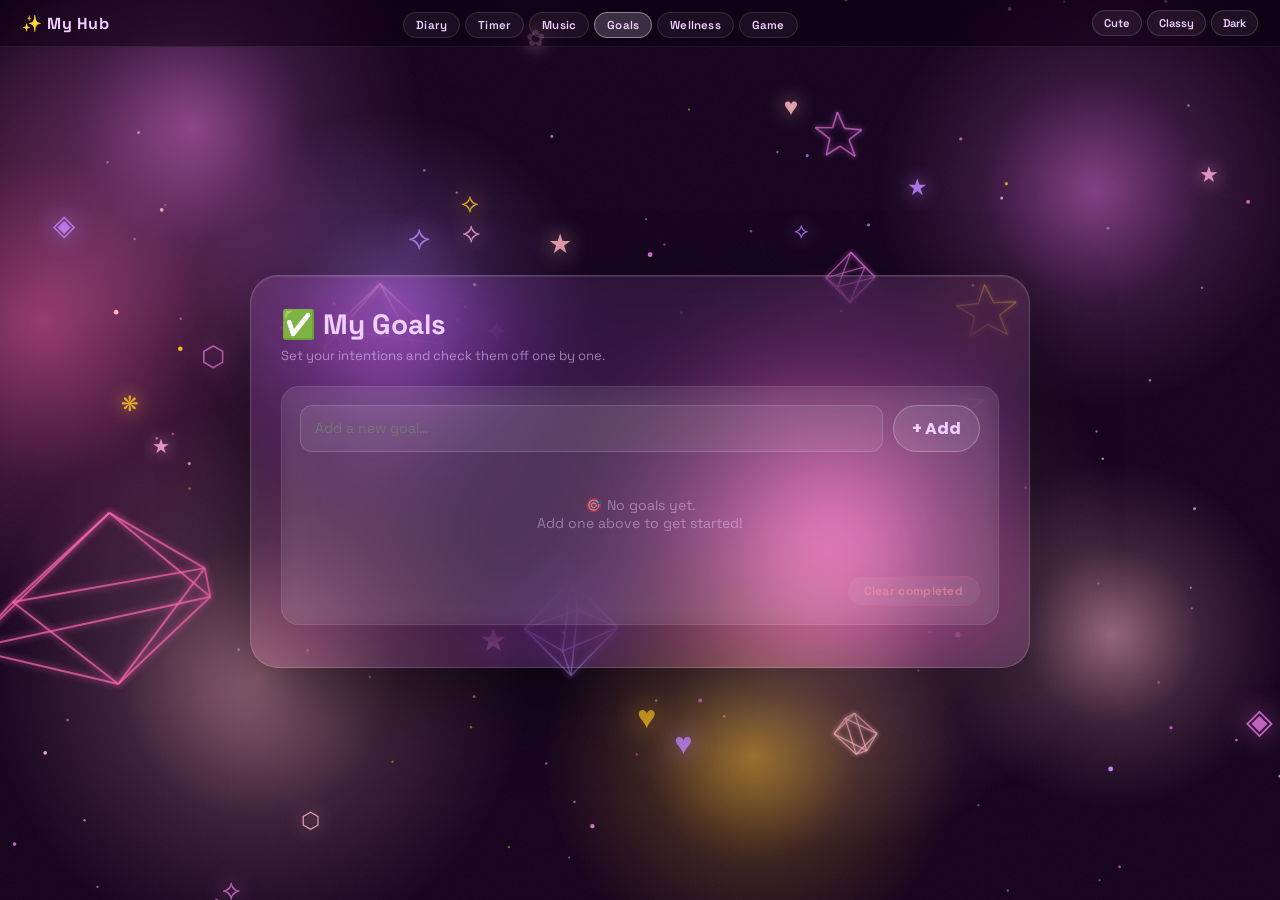
<file: goals.html>
<!DOCTYPE html>
<html lang="en">
<head>
  <meta charset="UTF-8">
  <meta name="viewport" content="width=device-width, initial-scale=1.0">
  <title>My Goals – My Hub</title>
  <link rel="stylesheet" href="shared.css">
  <style>
    .add-goal-row { display: flex; gap: 10px; margin-bottom: 14px; }
    .add-goal-row input { flex: 1; margin: 0; }
    .add-btn {
      padding: 10px 18px; border-radius: 50px;
      border: 1px solid rgba(255,255,255,0.25);
      background: rgba(255,255,255,0.1);
      color: inherit; font-family: 'Poppins', sans-serif;
      font-size: 1rem; font-weight: 700; cursor: pointer; transition: 0.3s; white-space: nowrap;
    }
    .add-btn:hover { background: rgba(255,255,255,0.22); }
    .goals-list { display: flex; flex-direction: column; gap: 9px; max-height: 340px; overflow-y: auto; scrollbar-width: thin; }
    .goal-item {
      display: flex; align-items: center; gap: 12px; padding: 13px 16px;
      background: rgba(255,255,255,0.06); border-radius: 14px;
      border: 1px solid rgba(255,255,255,0.1); transition: 0.3s;
    }
    .goal-item.done { opacity: 0.45; }
    .goal-item.done .goal-text { text-decoration: line-through; }
    .goal-check {
      appearance: none; width: 20px; height: 20px; border-radius: 50%;
      border: 2px solid currentColor; cursor: pointer; flex-shrink: 0;
      position: relative; transition: 0.3s;
    }
    .goal-check:checked::after { content:'✓'; position:absolute; top:50%; left:50%; transform:translate(-50%,-50%); font-size:12px; font-weight:700; }
    .goal-check:checked { background: rgba(255,255,255,0.25); }
    .goal-text { flex: 1; font-size: 0.9rem; }
    .goal-delete { background:none; border:none; color:inherit; opacity:0.35; font-size:1rem; cursor:pointer; padding:4px; transition:0.3s; }
    .goal-delete:hover { opacity: 0.85; }
    .goals-footer { display:flex; align-items:center; justify-content:space-between; margin-top:14px; font-size:0.78rem; opacity:0.6; }
    .empty-state { text-align:center; opacity:0.45; padding:30px 0; font-size:0.88rem; }
  </style>
</head>
<body class="cute-mode">
  <canvas id="bgCanvas"></canvas>

  <nav class="top-nav">
    <a href="index.html" class="nav-logo">✨ My Hub</a>
    <ul class="nav-links">
      <li><a href="diary.html">Diary</a></li>
      <li><a href="timer.html">Timer</a></li>
      <li><a href="music.html">Music</a></li>
      <li><a href="goals.html" class="active">Goals</a></li>
      <li><a href="wellness.html">Wellness</a></li>
      <li><a href="game.html">Game</a></li>
    </ul>
    <div class="theme-btns">
      <button class="theme-btn" onclick="setTheme('cute')">Cute</button>
      <button class="theme-btn" onclick="setTheme('classy')">Classy</button>
      <button class="theme-btn" onclick="setTheme('dark')">Dark</button>
    </div>
  </nav>

  <div class="page-wrapper">
    <div class="glass-card">
      <h1>✅ My Goals</h1>
      <p class="subtitle">Set your intentions and check them off one by one.</p>

      <div class="widget-box">
        <div class="add-goal-row">
          <input type="text" id="goalInput" placeholder="Add a new goal…" onkeydown="if(event.key==='Enter') addGoal()">
          <button class="add-btn" onclick="addGoal()">+ Add</button>
        </div>
        <div class="goals-list" id="goalsList">
          <div class="empty-state">🎯 No goals yet.<br>Add one above to get started!</div>
        </div>
        <div class="goals-footer">
          <span id="goalProgress"></span>
          <button class="btn btn-danger" style="width:auto;padding:6px 16px;font-size:0.75rem;" onclick="clearDone()">Clear completed</button>
        </div>
      </div>
    </div>
  </div>

  <script src="shared.js"></script>
  <script src="bg.js"></script>
  <script>
    let goals = JSON.parse(localStorage.getItem('goals')) || [];

    function saveGoals() { localStorage.setItem('goals', JSON.stringify(goals)); }

    function addGoal() {
      const text = document.getElementById('goalInput').value.trim();
      if (!text) return;
      goals.push({ text, done: false, id: Date.now() });
      document.getElementById('goalInput').value = '';
      saveGoals(); renderGoals();
    }

    function toggleGoal(id) {
      const g = goals.find(g=>g.id===id);
      if (g) g.done = !g.done;
      saveGoals(); renderGoals();
    }

    function deleteGoal(id) { goals = goals.filter(g=>g.id!==id); saveGoals(); renderGoals(); }
    function clearDone()    { goals = goals.filter(g=>!g.done);   saveGoals(); renderGoals(); }

    function renderGoals() {
      const list = document.getElementById('goalsList');
      const prog = document.getElementById('goalProgress');
      if (!goals.length) { list.innerHTML='<div class="empty-state">🎯 No goals yet.<br>Add one above to get started!</div>'; prog.innerText=''; return; }
      const done = goals.filter(g=>g.done).length;
      prog.innerText = `${done} of ${goals.length} completed`;
      list.innerHTML = goals.map(g=>`
        <div class="goal-item ${g.done?'done':''}">
          <input type="checkbox" class="goal-check" ${g.done?'checked':''} onchange="toggleGoal(${g.id})">
          <span class="goal-text">${g.text}</span>
          <button class="goal-delete" onclick="deleteGoal(${g.id})">✕</button>
        </div>
      `).join('');
    }

    window.onload = renderGoals;
  </script>
</body>
</html>
</file>
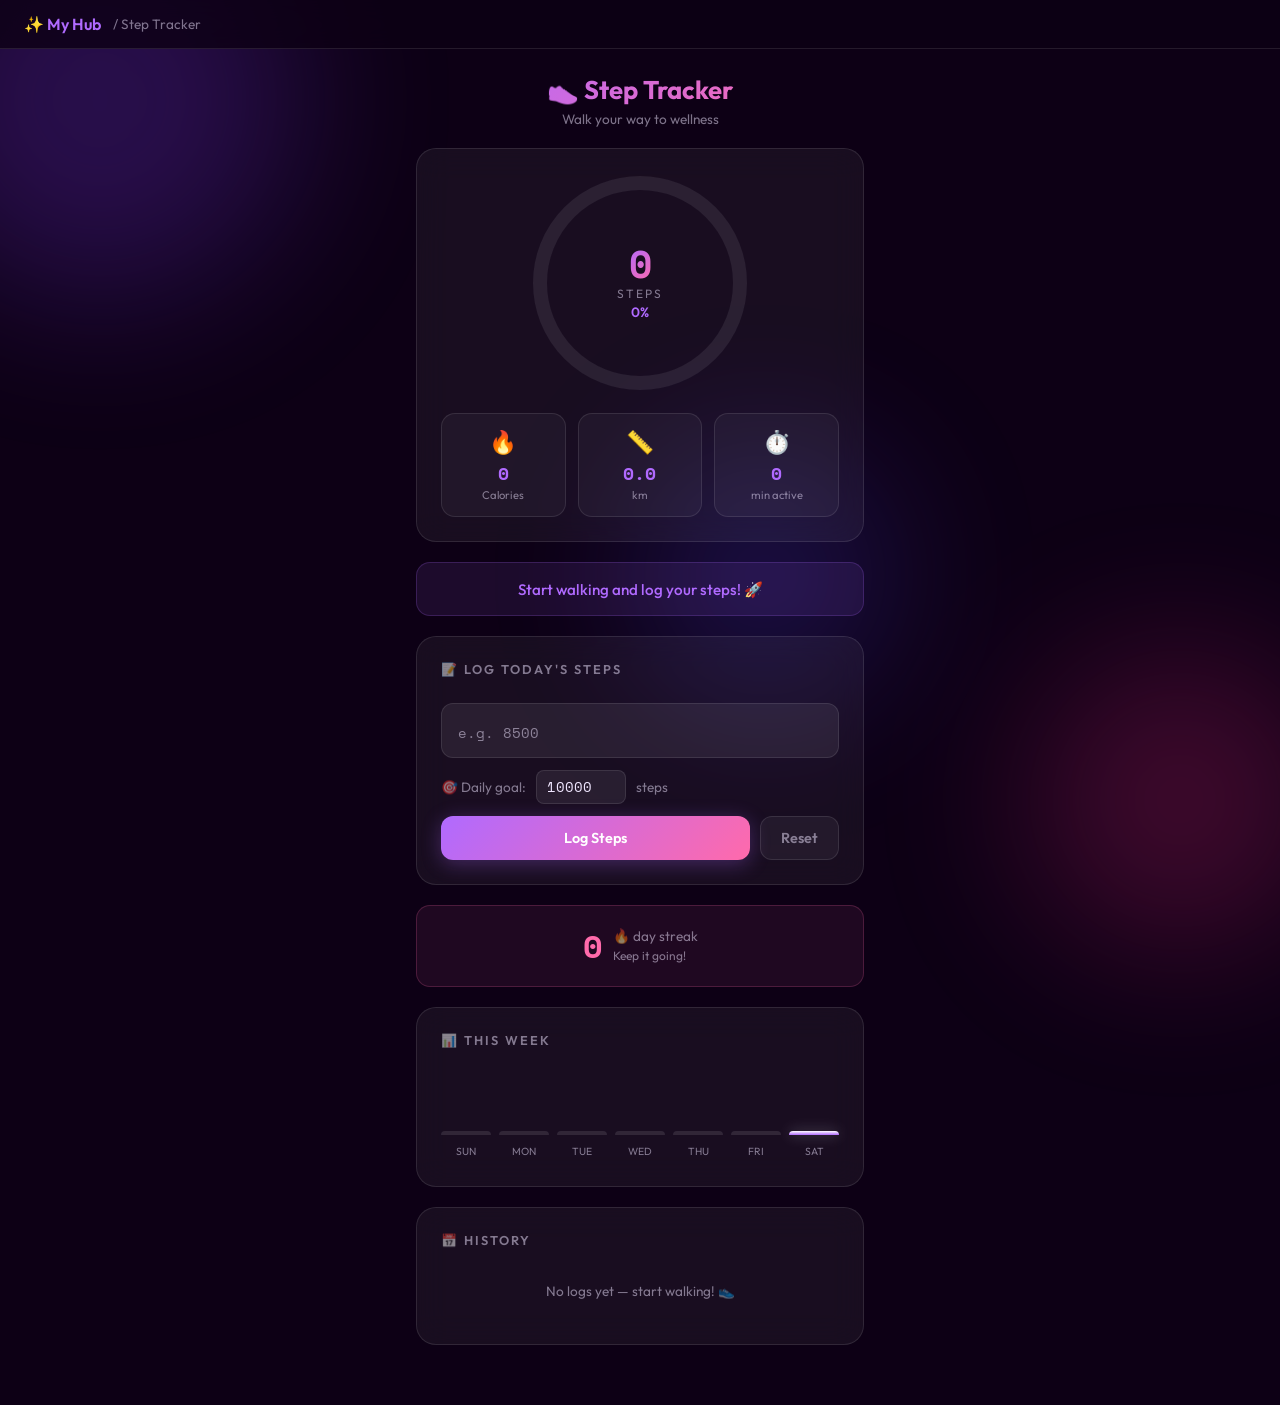
<file: steps.html>
<!DOCTYPE html>
<html lang="en">
<head>
  <meta charset="UTF-8" />
  <meta name="viewport" content="width=device-width, initial-scale=1.0"/>
  <title>Step Tracker – My Hub</title>
  <link href="https://fonts.googleapis.com/css2?family=Outfit:wght@300;400;500;600;700&family=Space+Mono:wght@400;700&display=swap" rel="stylesheet"/>
  <style>
    :root {
      --bg: #0d0015;
      --surface: rgba(255,255,255,0.05);
      --border: rgba(255,255,255,0.1);
      --accent: #b06aff;
      --accent2: #ff6aab;
      --text: #f0e6ff;
      --muted: rgba(240,230,255,0.5);
      --glow: rgba(176,106,255,0.3);
    }

    * { margin: 0; padding: 0; box-sizing: border-box; }

    body {
      font-family: 'Outfit', sans-serif;
      background: var(--bg);
      color: var(--text);
      min-height: 100vh;
      overflow-x: hidden;
    }

    /* Animated background orbs */
    .bg-orbs {
      position: fixed;
      inset: 0;
      pointer-events: none;
      z-index: 0;
    }
    .orb {
      position: absolute;
      border-radius: 50%;
      filter: blur(80px);
      opacity: 0.25;
      animation: floatOrb 8s ease-in-out infinite;
    }
    .orb1 { width: 400px; height: 400px; background: #7c3aed; top: -100px; left: -100px; animation-delay: 0s; }
    .orb2 { width: 300px; height: 300px; background: #db2777; bottom: -50px; right: -50px; animation-delay: 3s; }
    .orb3 { width: 250px; height: 250px; background: #4f46e5; top: 50%; left: 50%; animation-delay: 6s; }

    @keyframes floatOrb {
      0%, 100% { transform: translateY(0) scale(1); }
      50% { transform: translateY(-30px) scale(1.05); }
    }

    /* Navbar */
    nav {
      position: sticky;
      top: 0;
      z-index: 100;
      background: rgba(13,0,21,0.8);
      backdrop-filter: blur(20px);
      border-bottom: 1px solid var(--border);
      padding: 14px 24px;
      display: flex;
      align-items: center;
      gap: 12px;
    }
    nav a {
      color: var(--accent);
      text-decoration: none;
      font-weight: 600;
      font-size: 1rem;
    }
    nav span { color: var(--muted); font-size: 0.85rem; }

    /* Main layout */
    main {
      position: relative;
      z-index: 1;
      max-width: 480px;
      margin: 0 auto;
      padding: 24px 16px 60px;
      display: flex;
      flex-direction: column;
      gap: 20px;
    }

    h1 {
      text-align: center;
      font-size: 1.6rem;
      font-weight: 700;
      background: linear-gradient(135deg, var(--accent), var(--accent2));
      -webkit-background-clip: text;
      -webkit-text-fill-color: transparent;
      margin-bottom: 4px;
    }
    .subtitle {
      text-align: center;
      color: var(--muted);
      font-size: 0.85rem;
    }

    /* Glass card */
    .card {
      background: var(--surface);
      border: 1px solid var(--border);
      border-radius: 20px;
      padding: 24px;
      backdrop-filter: blur(16px);
    }

    /* Watch ring */
    .watch-wrap {
      display: flex;
      flex-direction: column;
      align-items: center;
      gap: 20px;
    }

    .ring-container {
      position: relative;
      width: 220px;
      height: 220px;
    }

    .ring-svg {
      width: 100%;
      height: 100%;
      transform: rotate(-90deg);
    }

    .ring-bg {
      fill: none;
      stroke: rgba(255,255,255,0.08);
      stroke-width: 14;
    }

    .ring-progress {
      fill: none;
      stroke: url(#ringGrad);
      stroke-width: 14;
      stroke-linecap: round;
      stroke-dasharray: 628;
      stroke-dashoffset: 628;
      transition: stroke-dashoffset 1s cubic-bezier(0.4, 0, 0.2, 1);
      filter: drop-shadow(0 0 8px rgba(176,106,255,0.6));
    }

    .ring-center {
      position: absolute;
      inset: 0;
      display: flex;
      flex-direction: column;
      align-items: center;
      justify-content: center;
      gap: 2px;
    }

    .ring-steps {
      font-family: 'Space Mono', monospace;
      font-size: 2.4rem;
      font-weight: 700;
      background: linear-gradient(135deg, var(--accent), var(--accent2));
      -webkit-background-clip: text;
      -webkit-text-fill-color: transparent;
      line-height: 1;
    }

    .ring-label {
      font-size: 0.75rem;
      color: var(--muted);
      text-transform: uppercase;
      letter-spacing: 2px;
    }

    .ring-percent {
      font-size: 0.85rem;
      color: var(--accent);
      font-weight: 600;
    }

    /* Stats row */
    .stats-row {
      display: grid;
      grid-template-columns: repeat(3, 1fr);
      gap: 12px;
    }

    .stat-box {
      background: rgba(255,255,255,0.04);
      border: 1px solid var(--border);
      border-radius: 14px;
      padding: 14px 10px;
      text-align: center;
    }

    .stat-icon { font-size: 1.4rem; margin-bottom: 4px; }
    .stat-val {
      font-family: 'Space Mono', monospace;
      font-size: 1.1rem;
      font-weight: 700;
      color: var(--accent);
    }
    .stat-lbl { font-size: 0.7rem; color: var(--muted); margin-top: 2px; }

    /* Input section */
    .input-section { display: flex; flex-direction: column; gap: 12px; }

    .input-label {
      font-size: 0.85rem;
      color: var(--muted);
      font-weight: 500;
    }

    .step-input-row {
      display: flex;
      gap: 10px;
      align-items: center;
    }

    .step-input {
      flex: 1;
      background: rgba(255,255,255,0.07);
      border: 1px solid var(--border);
      border-radius: 12px;
      padding: 12px 16px;
      color: var(--text);
      font-family: 'Space Mono', monospace;
      font-size: 1.2rem;
      outline: none;
      transition: border-color 0.2s;
    }
    .step-input:focus { border-color: var(--accent); }
    .step-input::placeholder { color: var(--muted); font-size: 0.9rem; }

    .goal-row {
      display: flex;
      align-items: center;
      gap: 10px;
      font-size: 0.85rem;
      color: var(--muted);
    }
    .goal-row input {
      width: 90px;
      background: rgba(255,255,255,0.07);
      border: 1px solid var(--border);
      border-radius: 8px;
      padding: 6px 10px;
      color: var(--text);
      font-family: 'Space Mono', monospace;
      font-size: 0.85rem;
      outline: none;
    }

    /* Buttons */
    .btn {
      padding: 12px 20px;
      border-radius: 12px;
      border: none;
      font-family: 'Outfit', sans-serif;
      font-weight: 600;
      font-size: 0.9rem;
      cursor: pointer;
      transition: all 0.2s;
    }
    .btn-primary {
      background: linear-gradient(135deg, var(--accent), var(--accent2));
      color: white;
      box-shadow: 0 4px 20px var(--glow);
    }
    .btn-primary:hover { transform: translateY(-2px); box-shadow: 0 6px 24px var(--glow); }
    .btn-ghost {
      background: rgba(255,255,255,0.05);
      border: 1px solid var(--border);
      color: var(--muted);
    }
    .btn-ghost:hover { background: rgba(255,255,255,0.1); color: var(--text); }

    /* Motivational message */
    .motivation {
      text-align: center;
      padding: 16px;
      border-radius: 14px;
      font-size: 0.95rem;
      font-weight: 500;
      background: rgba(176,106,255,0.1);
      border: 1px solid rgba(176,106,255,0.2);
      color: var(--accent);
      min-height: 54px;
      display: flex;
      align-items: center;
      justify-content: center;
      transition: all 0.4s;
    }

    /* Section title */
    .section-title {
      font-size: 0.8rem;
      text-transform: uppercase;
      letter-spacing: 2px;
      color: var(--muted);
      margin-bottom: 14px;
      font-weight: 600;
    }

    /* Weekly chart */
    .chart-wrap {
      display: flex;
      align-items: flex-end;
      gap: 8px;
      height: 100px;
      padding-bottom: 4px;
    }

    .bar-col {
      flex: 1;
      display: flex;
      flex-direction: column;
      align-items: center;
      gap: 4px;
      height: 100%;
      justify-content: flex-end;
    }

    .bar {
      width: 100%;
      border-radius: 6px 6px 0 0;
      min-height: 4px;
      transition: height 0.6s cubic-bezier(0.4, 0, 0.2, 1);
      position: relative;
    }

    .bar.active {
      background: linear-gradient(180deg, var(--accent), var(--accent2));
      box-shadow: 0 0 10px var(--glow);
    }
    .bar.inactive { background: rgba(255,255,255,0.1); }
    .bar.today {
      background: linear-gradient(180deg, #fff, var(--accent));
      box-shadow: 0 0 14px rgba(255,255,255,0.3);
    }

    .bar-day {
      font-size: 0.65rem;
      color: var(--muted);
      text-transform: uppercase;
      margin-top: 6px;
    }

    /* History log */
    .history-list {
      display: flex;
      flex-direction: column;
      gap: 8px;
      max-height: 200px;
      overflow-y: auto;
    }
    .history-list::-webkit-scrollbar { width: 4px; }
    .history-list::-webkit-scrollbar-track { background: transparent; }
    .history-list::-webkit-scrollbar-thumb { background: var(--accent); border-radius: 4px; }

    .history-item {
      display: flex;
      justify-content: space-between;
      align-items: center;
      padding: 10px 14px;
      background: rgba(255,255,255,0.04);
      border-radius: 10px;
      border: 1px solid var(--border);
      font-size: 0.85rem;
    }
    .history-date { color: var(--muted); }
    .history-steps { font-family: 'Space Mono', monospace; color: var(--accent); font-weight: 700; }
    .history-badge {
      font-size: 0.7rem;
      padding: 2px 8px;
      border-radius: 20px;
      background: rgba(176,106,255,0.15);
      color: var(--accent);
    }
    .history-badge.goal { background: rgba(34,197,94,0.15); color: #4ade80; }

    /* Streak */
    .streak-display {
      display: flex;
      align-items: center;
      justify-content: center;
      gap: 10px;
      padding: 16px;
      background: rgba(255,106,171,0.08);
      border: 1px solid rgba(255,106,171,0.2);
      border-radius: 14px;
    }
    .streak-num {
      font-family: 'Space Mono', monospace;
      font-size: 2rem;
      font-weight: 700;
      color: var(--accent2);
    }
    .streak-text { font-size: 0.85rem; color: var(--muted); line-height: 1.4; }

    .empty-state {
      text-align: center;
      color: var(--muted);
      font-size: 0.85rem;
      padding: 20px;
    }

    /* ── Mobile Responsive ── */
    @media (max-width: 480px) {
      nav { padding: 12px 16px; }
      nav a { font-size: 0.9rem; }

      main { padding: 16px 12px 80px; gap: 14px; }

      h1 { font-size: 1.35rem; }

      .card { padding: 16px; border-radius: 16px; }

      .ring-container { width: 190px; height: 190px; }
      .ring-steps { font-size: 2rem; }

      .stat-box { padding: 10px 6px; border-radius: 12px; }
      .stat-icon { font-size: 1.2rem; }
      .stat-val { font-size: 0.95rem; }
      .stat-lbl { font-size: 0.65rem; }

      .step-input {
        font-size: 1rem;
        padding: 14px 12px;
      }

      .goal-row { flex-wrap: wrap; gap: 6px; font-size: 0.8rem; }
      .goal-row input { width: 80px; }

      .btn { padding: 14px 16px; font-size: 0.85rem; border-radius: 12px; }

      .motivation { font-size: 0.85rem; padding: 14px; }

      .streak-display { padding: 14px; gap: 8px; }
      .streak-num { font-size: 1.7rem; }
      .streak-text { font-size: 0.8rem; }

      .chart-wrap { height: 80px; gap: 6px; }
      .bar-day { font-size: 0.6rem; }

      .history-item { padding: 10px 12px; font-size: 0.8rem; }
      .history-badge { font-size: 0.65rem; padding: 2px 6px; }

      .section-title { font-size: 0.75rem; }
    }

    @media (max-width: 360px) {
      .ring-container { width: 160px; height: 160px; }
      .ring-steps { font-size: 1.7rem; }
      .stats-row { gap: 8px; }
    }

    /* Touch-friendly tap targets */
    @media (hover: none) {
      .btn { min-height: 48px; }
      .step-input { min-height: 52px; }
    }
  </style>
</head>
<body>

<div class="bg-orbs">
  <div class="orb orb1"></div>
  <div class="orb orb2"></div>
  <div class="orb orb3"></div>
</div>

<nav>
  <a href="index.html">✨ My Hub</a>
  <span>/ Step Tracker</span>
</nav>

<main>
  <div>
    <h1>👟 Step Tracker</h1>
    <p class="subtitle">Walk your way to wellness</p>
  </div>

  <!-- Watch Ring Card -->
  <div class="card watch-wrap">
    <div class="ring-container">
      <svg class="ring-svg" viewBox="0 0 220 220">
        <defs>
          <linearGradient id="ringGrad" x1="0%" y1="0%" x2="100%" y2="100%">
            <stop offset="0%" stop-color="#b06aff"/>
            <stop offset="100%" stop-color="#ff6aab"/>
          </linearGradient>
        </defs>
        <circle class="ring-bg" cx="110" cy="110" r="100"/>
        <circle class="ring-progress" id="ringProgress" cx="110" cy="110" r="100"/>
      </svg>
      <div class="ring-center">
        <div class="ring-steps" id="displaySteps">0</div>
        <div class="ring-label">steps</div>
        <div class="ring-percent" id="displayPercent">0%</div>
      </div>
    </div>

    <!-- Stats -->
    <div class="stats-row" style="width:100%">
      <div class="stat-box">
        <div class="stat-icon">🔥</div>
        <div class="stat-val" id="caloriesVal">0</div>
        <div class="stat-lbl">Calories</div>
      </div>
      <div class="stat-box">
        <div class="stat-icon">📏</div>
        <div class="stat-val" id="distanceVal">0.0</div>
        <div class="stat-lbl">km</div>
      </div>
      <div class="stat-box">
        <div class="stat-icon">⏱️</div>
        <div class="stat-val" id="minutesVal">0</div>
        <div class="stat-lbl">min active</div>
      </div>
    </div>
  </div>

  <!-- Motivation -->
  <div class="motivation" id="motivationMsg">Start walking and log your steps! 🚀</div>

  <!-- Log Steps -->
  <div class="card input-section">
    <div class="section-title">📝 Log Today's Steps</div>
    <div class="step-input-row">
      <input type="number" class="step-input" id="stepInput" placeholder="e.g. 8500" min="0" max="99999"/>
    </div>
    <div class="goal-row">
      🎯 Daily goal:
      <input type="number" id="goalInput" value="10000" min="1000" max="50000"/>
      steps
    </div>
    <div style="display:flex; gap:10px;">
      <button class="btn btn-primary" style="flex:1" onclick="logSteps()">Log Steps</button>
      <button class="btn btn-ghost" onclick="resetToday()">Reset</button>
    </div>
  </div>

  <!-- Streak -->
  <div class="streak-display">
    <div class="streak-num" id="streakNum">0</div>
    <div class="streak-text">🔥 day streak<br><span style="font-size:0.75rem">Keep it going!</span></div>
  </div>

  <!-- Weekly Chart -->
  <div class="card">
    <div class="section-title">📊 This Week</div>
    <div class="chart-wrap" id="weekChart"></div>
  </div>

  <!-- History -->
  <div class="card">
    <div class="section-title">📅 History</div>
    <div class="history-list" id="historyList">
      <div class="empty-state">No logs yet — start walking! 👟</div>
    </div>
  </div>
</main>

<script>
  const DAYS = ['Sun','Mon','Tue','Wed','Thu','Fri','Sat'];

  function getToday() {
    return new Date().toISOString().split('T')[0];
  }

  function loadData() {
    return JSON.parse(localStorage.getItem('stepData') || '{}');
  }

  function saveData(data) {
    localStorage.setItem('stepData', JSON.stringify(data));
  }

  function getGoal() {
    return parseInt(localStorage.getItem('stepGoal') || '10000');
  }

  function getMotivation(steps, goal) {
    const pct = steps / goal;
    if (steps === 0) return "Start walking and log your steps! 🚀";
    if (pct < 0.25) return "Great start! Every step counts 💪";
    if (pct < 0.5) return "You're on your way! Keep moving 🏃";
    if (pct < 0.75) return "Halfway there! You're crushing it 🔥";
    if (pct < 1) return "Almost at your goal! Push through! ⚡";
    if (pct >= 1) return "🎉 Goal smashed! You're a legend today!";
  }

  function updateRing(steps, goal) {
    const circumference = 628;
    const pct = Math.min(steps / goal, 1);
    const offset = circumference - pct * circumference;
    document.getElementById('ringProgress').style.strokeDashoffset = offset;
    document.getElementById('displaySteps').textContent = steps.toLocaleString();
    document.getElementById('displayPercent').textContent = Math.round(pct * 100) + '%';
    document.getElementById('caloriesVal').textContent = Math.round(steps * 0.04);
    document.getElementById('distanceVal').textContent = (steps * 0.000762).toFixed(1);
    document.getElementById('minutesVal').textContent = Math.round(steps / 100);
    document.getElementById('motivationMsg').textContent = getMotivation(steps, goal);
  }

  function calcStreak(data, goal) {
    let streak = 0;
    let d = new Date();
    while (true) {
      const key = d.toISOString().split('T')[0];
      if (data[key] && data[key] >= goal) {
        streak++;
        d.setDate(d.getDate() - 1);
      } else break;
    }
    return streak;
  }

  function renderChart(data, goal) {
    const chart = document.getElementById('weekChart');
    chart.innerHTML = '';
    const today = new Date();
    const maxSteps = Math.max(goal, ...Object.values(data), 1);

    for (let i = 6; i >= 0; i--) {
      const d = new Date(today);
      d.setDate(today.getDate() - i);
      const key = d.toISOString().split('T')[0];
      const steps = data[key] || 0;
      const height = Math.max(4, (steps / maxSteps) * 90);
      const isToday = i === 0;
      const hitGoal = steps >= goal;

      const col = document.createElement('div');
      col.className = 'bar-col';
      col.innerHTML = `
        <div class="bar ${isToday ? 'today' : steps > 0 ? 'active' : 'inactive'}" 
             style="height:${height}px" title="${steps.toLocaleString()} steps"></div>
        <span class="bar-day">${DAYS[d.getDay()]}</span>
      `;
      chart.appendChild(col);
    }
  }

  function renderHistory(data, goal) {
    const list = document.getElementById('historyList');
    const entries = Object.entries(data).sort((a, b) => b[0].localeCompare(a[0])).slice(0, 10);
    if (!entries.length) {
      list.innerHTML = '<div class="empty-state">No logs yet — start walking! 👟</div>';
      return;
    }
    list.innerHTML = entries.map(([date, steps]) => {
      const hitGoal = steps >= goal;
      const d = new Date(date);
      const label = d.toLocaleDateString('en-IN', { day: 'numeric', month: 'short' });
      return `
        <div class="history-item">
          <span class="history-date">${label}</span>
          <span class="history-steps">${steps.toLocaleString()}</span>
          <span class="history-badge ${hitGoal ? 'goal' : ''}">${hitGoal ? '✅ Goal' : Math.round(steps/goal*100) + '%'}</span>
        </div>
      `;
    }).join('');
  }

  function refresh() {
    const data = loadData();
    const goal = getGoal();
    const today = getToday();
    const todaySteps = data[today] || 0;

    document.getElementById('goalInput').value = goal;
    updateRing(todaySteps, goal);
    document.getElementById('streakNum').textContent = calcStreak(data, goal);
    renderChart(data, goal);
    renderHistory(data, goal);
  }

  function logSteps() {
    const input = document.getElementById('stepInput');
    const steps = parseInt(input.value);
    if (!steps || steps < 0) { input.focus(); return; }

    const goal = parseInt(document.getElementById('goalInput').value) || 10000;
    localStorage.setItem('stepGoal', goal);

    const data = loadData();
    data[getToday()] = steps;
    saveData(data);
    input.value = '';
    refresh();
  }

  function resetToday() {
    const data = loadData();
    delete data[getToday()];
    saveData(data);
    refresh();
  }

  // Update goal on change
  document.getElementById('goalInput').addEventListener('change', () => {
    const goal = parseInt(document.getElementById('goalInput').value) || 10000;
    localStorage.setItem('stepGoal', goal);
    refresh();
  });

  // Enter key to log
  document.getElementById('stepInput').addEventListener('keydown', e => {
    if (e.key === 'Enter') logSteps();
  });

  refresh();
</script>
</body>
</html>
</file>
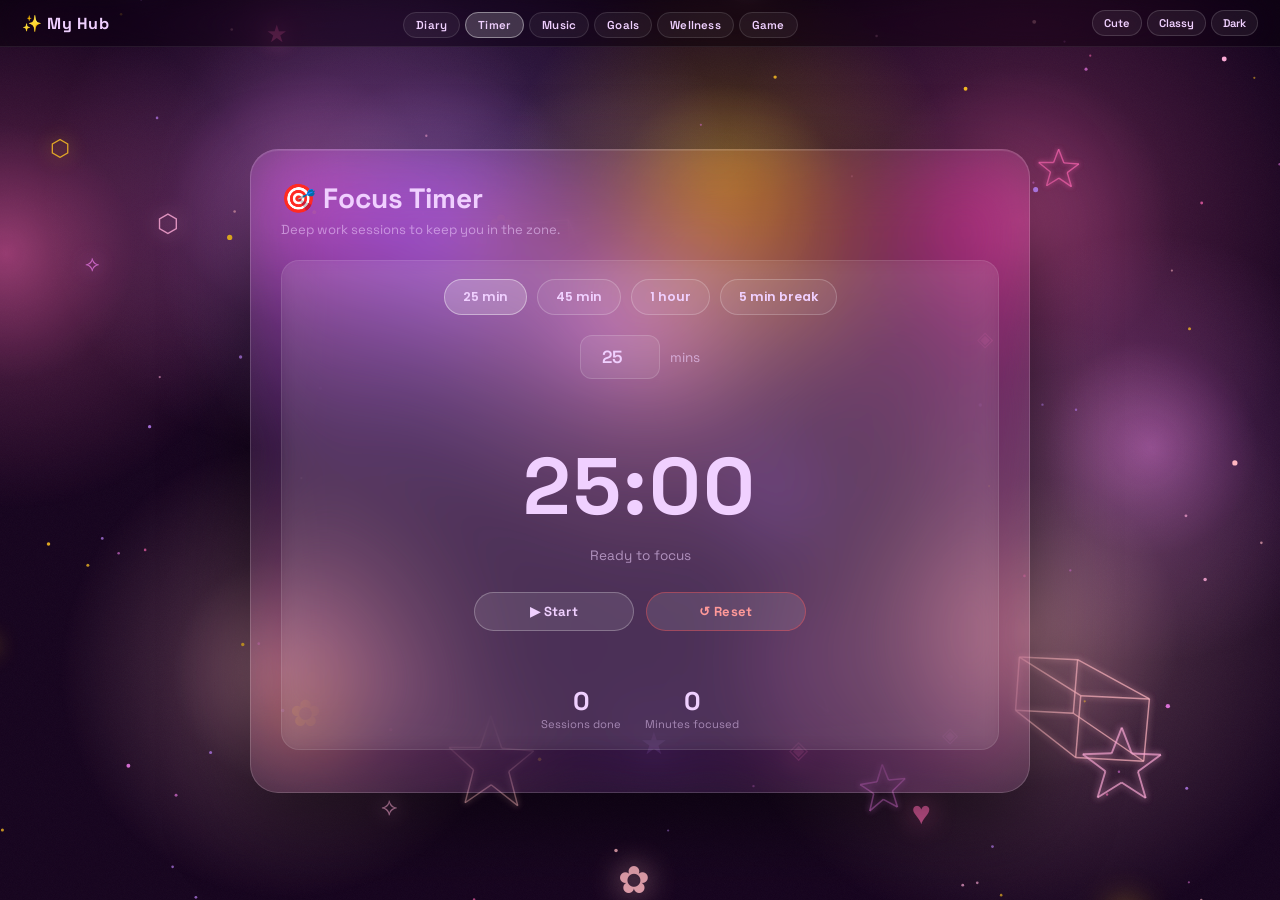
<file: timer.html>
<!DOCTYPE html>
<html lang="en">
<head>
  <meta charset="UTF-8">
  <meta name="viewport" content="width=device-width, initial-scale=1.0">
  <title>Focus Timer – My Hub</title>
  <link rel="stylesheet" href="shared.css">
  <style>
    .timer-display { text-align: center; padding: 36px 20px; }
    .timer-ring { font-size: 5rem; font-weight: 700; letter-spacing: 2px; margin-bottom: 10px; }
    .timer-label { font-size: 0.85rem; opacity: 0.6; margin-bottom: 28px; }
    .timer-controls { display: flex; gap: 12px; justify-content: center; flex-wrap: wrap; }
    .timer-controls .btn { max-width: 160px; }
    .preset-row { display: flex; gap: 10px; justify-content: center; margin-bottom: 20px; flex-wrap: wrap; }
    .preset-btn {
      padding: 8px 18px; border-radius: 50px;
      border: 1px solid rgba(255,255,255,0.2);
      background: rgba(255,255,255,0.07);
      color: inherit; font-family: 'Poppins', sans-serif;
      font-size: 0.78rem; font-weight: 600; cursor: pointer; transition: 0.3s;
    }
    .preset-btn:hover, .preset-btn.active { background: rgba(255,255,255,0.2); border-color: rgba(255,255,255,0.4); }
    .sessions-box { display: flex; gap: 24px; justify-content: center; margin-top: 18px; }
    .session-stat { text-align: center; }
    .stat-num { font-size: 1.6rem; font-weight: 700; }
    .stat-label { font-size: 0.7rem; opacity: 0.55; }
    .custom-time { display: flex; align-items: center; gap: 10px; justify-content: center; margin-bottom: 20px; }
    .custom-time input { width: 80px; text-align: center; font-size: 1.1rem; font-weight: 600; }
    .custom-time label { font-size: 0.85rem; opacity: 0.65; }
  </style>
</head>
<body class="cute-mode">
  <canvas id="bgCanvas"></canvas>

  <nav class="top-nav">
    <a href="index.html" class="nav-logo">✨ My Hub</a>
    <ul class="nav-links">
      <li><a href="diary.html">Diary</a></li>
      <li><a href="timer.html" class="active">Timer</a></li>
      <li><a href="music.html">Music</a></li>
      <li><a href="goals.html">Goals</a></li>
      <li><a href="wellness.html">Wellness</a></li>
      <li><a href="game.html">Game</a></li>
    </ul>
    <div class="theme-btns">
      <button class="theme-btn" onclick="setTheme('cute')">Cute</button>
      <button class="theme-btn" onclick="setTheme('classy')">Classy</button>
      <button class="theme-btn" onclick="setTheme('dark')">Dark</button>
    </div>
  </nav>

  <div class="page-wrapper">
    <div class="glass-card">
      <h1>🎯 Focus Timer</h1>
      <p class="subtitle">Deep work sessions to keep you in the zone.</p>

      <div class="widget-box">
        <div class="preset-row">
          <button class="preset-btn active" onclick="setPreset(25, this)">25 min</button>
          <button class="preset-btn" onclick="setPreset(45, this)">45 min</button>
          <button class="preset-btn" onclick="setPreset(60, this)">1 hour</button>
          <button class="preset-btn" onclick="setPreset(5, this)">5 min break</button>
        </div>

        <div class="custom-time">
          <input type="number" id="customMins" value="25" min="1" max="180" oninput="onCustomInput()">
          <label>mins</label>
        </div>

        <div class="timer-display">
          <div class="timer-ring" id="timerDisplay">25:00</div>
          <div class="timer-label" id="timerLabel">Ready to focus</div>
          <div class="timer-controls">
            <button class="btn" id="startBtn" onclick="toggleTimer()">▶ Start</button>
            <button class="btn btn-danger" onclick="resetTimer()">↺ Reset</button>
          </div>
        </div>

        <div class="sessions-box">
          <div class="session-stat">
            <div class="stat-num" id="sessionsCount">0</div>
            <div class="stat-label">Sessions done</div>
          </div>
          <div class="session-stat">
            <div class="stat-num" id="totalMins">0</div>
            <div class="stat-label">Minutes focused</div>
          </div>
        </div>
      </div>
    </div>
  </div>

  <script src="shared.js"></script>
  <script src="bg.js"></script>
  <script>
    let countdown = null, totalSeconds = 25*60, remaining = totalSeconds, running = false;
    let sessionsCount = parseInt(localStorage.getItem('timerSessions')||'0');
    let totalMins = parseInt(localStorage.getItem('timerMins')||'0');

    function updateStats() {
      document.getElementById('sessionsCount').innerText = sessionsCount;
      document.getElementById('totalMins').innerText = totalMins;
    }

    function formatTime(s) {
      return `${Math.floor(s/60)}:${s%60<10?'0':''}${s%60}`;
    }

    function setPreset(mins, btn) {
      if (running) return;
      document.querySelectorAll('.preset-btn').forEach(b=>b.classList.remove('active'));
      btn.classList.add('active');
      document.getElementById('customMins').value = mins;
      totalSeconds = mins*60; remaining = totalSeconds;
      document.getElementById('timerDisplay').innerText = formatTime(remaining);
      document.getElementById('timerLabel').innerText = 'Ready to focus';
    }

    function onCustomInput() {
      if (running) return;
      const val = parseInt(document.getElementById('customMins').value);
      if (isNaN(val)||val<1) return;
      document.querySelectorAll('.preset-btn').forEach(b=>b.classList.remove('active'));
      totalSeconds = val*60; remaining = totalSeconds;
      document.getElementById('timerDisplay').innerText = formatTime(remaining);
    }

    function toggleTimer() {
      if (running) {
        clearInterval(countdown); running = false;
        document.getElementById('startBtn').innerText = '▶ Resume';
        document.getElementById('timerLabel').innerText = 'Paused';
      } else {
        running = true;
        document.getElementById('startBtn').innerText = '⏸ Pause';
        document.getElementById('timerLabel').innerText = 'Focusing…';
        countdown = setInterval(() => {
          remaining--;
          document.getElementById('timerDisplay').innerText = formatTime(remaining);
          if (remaining <= 0) {
            clearInterval(countdown); running = false;
            document.getElementById('timerLabel').innerText = '✅ Session complete!';
            document.getElementById('startBtn').innerText = '▶ Start';
            sessionsCount++; totalMins += Math.round(totalSeconds/60);
            localStorage.setItem('timerSessions', sessionsCount);
            localStorage.setItem('timerMins', totalMins);
            updateStats();
            remaining = totalSeconds;
            setTimeout(()=>document.getElementById('timerDisplay').innerText = formatTime(remaining), 50);
          }
        }, 1000);
      }
    }

    function resetTimer() {
      clearInterval(countdown); running = false; remaining = totalSeconds;
      document.getElementById('timerDisplay').innerText = formatTime(remaining);
      document.getElementById('startBtn').innerText = '▶ Start';
      document.getElementById('timerLabel').innerText = 'Ready to focus';
    }

    updateStats();
  </script>
</body>
</html>
</file>
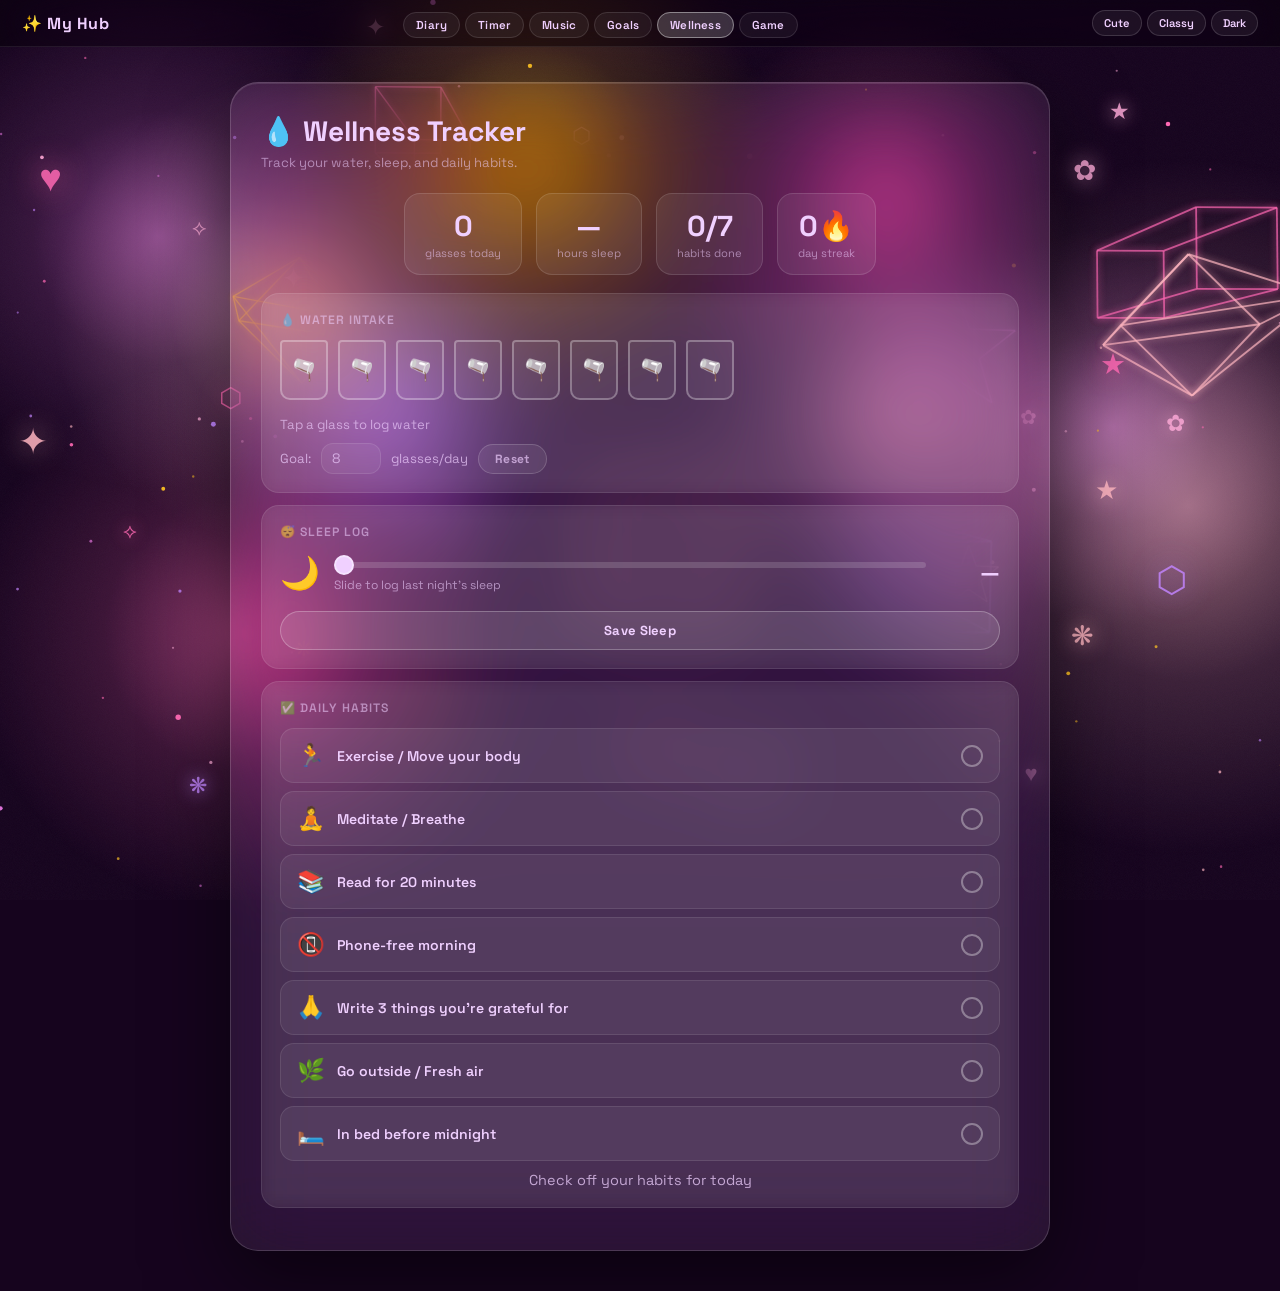
<file: wellness.html>
<!DOCTYPE html>
<html lang="en">
<head>
  <meta charset="UTF-8">
  <meta name="viewport" content="width=device-width, initial-scale=1.0">
  <title>Wellness – My Hub</title>
  <link rel="stylesheet" href="shared.css">
  <style>
    /* WATER */
    .water-glasses {
      display: flex;
      gap: 10px;
      flex-wrap: wrap;
      margin: 10px 0 16px;
    }

    .glass {
      width: 48px;
      height: 60px;
      border-radius: 4px 4px 10px 10px;
      border: 2px solid rgba(255,255,255,0.3);
      background: rgba(255,255,255,0.06);
      cursor: pointer;
      position: relative;
      overflow: hidden;
      transition: border-color 0.3s;
    }

    .glass.filled { border-color: rgba(100,200,255,0.7); }

    .glass-fill {
      position: absolute;
      bottom: 0; left: 0; right: 0;
      height: 0%;
      background: linear-gradient(to top, rgba(80,180,255,0.8), rgba(120,220,255,0.5));
      transition: height 0.4s cubic-bezier(.22,.68,0,1.2);
    }

    .glass.filled .glass-fill { height: 100%; }
    .glass-icon {
      position: absolute;
      top: 50%; left: 50%;
      transform: translate(-50%,-50%);
      font-size: 1.3rem;
      z-index: 1;
    }

    .water-label { font-size: 0.82rem; opacity: 0.65; }
    .water-goal-row { display:flex; align-items:center; gap:10px; margin-top:10px; font-size:0.82rem; opacity:0.7; }
    .water-goal-row input { width:60px; padding:6px 10px; font-size:0.85rem; }

    /* SLEEP */
    .sleep-row {
      display: flex;
      align-items: center;
      gap: 14px;
      margin: 10px 0;
    }

    .sleep-icon { font-size: 2rem; }

    .sleep-slider-wrap { flex: 1; }
    input[type=range] {
      -webkit-appearance: none;
      width: 100%;
      height: 6px;
      border-radius: 4px;
      background: rgba(255,255,255,0.15);
      outline: none;
      border: none;
      padding: 0;
      cursor: pointer;
    }
    input[type=range]::-webkit-slider-thumb {
      -webkit-appearance: none;
      width: 20px; height: 20px;
      border-radius: 50%;
      background: currentColor;
      cursor: pointer;
      border: 2px solid rgba(255,255,255,0.4);
    }

    .sleep-val { font-size: 1.4rem; font-weight: 700; min-width: 60px; text-align: right; }
    .sleep-label { font-size: 0.75rem; opacity: 0.6; margin-top: 4px; }

    /* HABITS */
    .habits-list { display: flex; flex-direction: column; gap: 8px; }
    .habit-row {
      display: flex; align-items: center; gap: 12px;
      padding: 12px 16px;
      background: rgba(255,255,255,0.06);
      border-radius: 14px;
      border: 1px solid rgba(255,255,255,0.1);
      cursor: pointer;
      transition: 0.25s;
      user-select: none;
    }
    .habit-row.done { background: rgba(255,255,255,0.14); border-color: rgba(255,255,255,0.3); }
    .habit-icon { font-size: 1.4rem; }
    .habit-name { flex: 1; font-size: 0.88rem; font-weight: 600; }
    .habit-check {
      width: 22px; height: 22px; border-radius: 50%;
      border: 2px solid rgba(255,255,255,0.35);
      display: flex; align-items: center; justify-content: center;
      font-size: 0.8rem; transition: 0.25s;
    }
    .habit-row.done .habit-check { background: rgba(100,220,130,0.5); border-color: rgba(100,220,130,0.8); }

    /* SUMMARY RING */
    .summary-row {
      display: flex;
      gap: 14px;
      justify-content: center;
      flex-wrap: wrap;
      margin-top: 4px;
    }
    .summary-stat {
      text-align: center;
      background: rgba(255,255,255,0.07);
      border: 1px solid rgba(255,255,255,0.12);
      border-radius: 16px;
      padding: 14px 20px;
      min-width: 90px;
    }
    .stat-big { font-size: 1.8rem; font-weight: 700; }
    .stat-lbl { font-size: 0.7rem; opacity: 0.55; margin-top: 2px; }

    .streak-banner {
      text-align: center;
      font-size: 0.9rem;
      opacity: 0.75;
      margin-top: 10px;
    }

    .section-label { font-size: 0.76rem; font-weight: 600; opacity: 0.55; letter-spacing: 1px; text-transform: uppercase; margin-bottom: 12px; }
  </style>
</head>
<body class="cute-mode">
  <canvas id="bgCanvas"></canvas>

  <nav class="top-nav">
    <a href="index.html" class="nav-logo">✨ My Hub</a>
    <ul class="nav-links">
      <li><a href="diary.html">Diary</a></li>
      <li><a href="timer.html">Timer</a></li>
      <li><a href="music.html">Music</a></li>
      <li><a href="goals.html">Goals</a></li>
      <li><a href="wellness.html" class="active">Wellness</a></li>
      <li><a href="game.html">Game</a></li>
    </ul>
    <div class="theme-btns">
      <button class="theme-btn" onclick="setTheme('cute')">Cute</button>
      <button class="theme-btn" onclick="setTheme('classy')">Classy</button>
      <button class="theme-btn" onclick="setTheme('dark')">Dark</button>
    </div>
  </nav>

  <div class="page-wrapper">
    <div class="glass-card" style="max-width:820px;">
      <h1>💧 Wellness Tracker</h1>
      <p class="subtitle">Track your water, sleep, and daily habits.</p>

      <!-- SUMMARY -->
      <div class="summary-row" id="summaryRow">
        <div class="summary-stat"><div class="stat-big" id="sumWater">0</div><div class="stat-lbl">glasses today</div></div>
        <div class="summary-stat"><div class="stat-big" id="sumSleep">—</div><div class="stat-lbl">hours sleep</div></div>
        <div class="summary-stat"><div class="stat-big" id="sumHabits">0</div><div class="stat-lbl">habits done</div></div>
        <div class="summary-stat"><div class="stat-big" id="sumStreak">0🔥</div><div class="stat-lbl">day streak</div></div>
      </div>

      <!-- WATER -->
      <div class="widget-box" style="margin-top:18px;">
        <div class="section-label">💧 Water Intake</div>
        <div class="water-glasses" id="waterGlasses"></div>
        <div class="water-label" id="waterLabel">Tap a glass to log water</div>
        <div class="water-goal-row">
          Goal:
          <input type="number" id="waterGoal" value="8" min="1" max="20" onchange="buildGlasses()">
          glasses/day
          <button class="btn" style="width:auto;padding:6px 16px;font-size:0.75rem;" onclick="resetWater()">Reset</button>
        </div>
      </div>

      <!-- SLEEP -->
      <div class="widget-box">
        <div class="section-label">😴 Sleep Log</div>
        <div class="sleep-row">
          <div class="sleep-icon">🌙</div>
          <div class="sleep-slider-wrap">
            <input type="range" id="sleepSlider" min="0" max="12" step="0.5" value="0" oninput="updateSleep()">
            <div class="sleep-label" id="sleepLabel">Slide to log last night's sleep</div>
          </div>
          <div class="sleep-val" id="sleepVal">—</div>
        </div>
        <button class="btn" style="margin-top:8px;" onclick="saveSleep()">Save Sleep</button>
      </div>

      <!-- HABITS -->
      <div class="widget-box">
        <div class="section-label">✅ Daily Habits</div>
        <div class="habits-list" id="habitsList"></div>
        <div class="streak-banner" id="streakBanner"></div>
      </div>
    </div>
  </div>

  <script src="shared.js"></script>
  <script src="bg.js"></script>
  <script>
    const HABITS = [
      { id:'exercise',  icon:'🏃', name:'Exercise / Move your body' },
      { id:'meditate',  icon:'🧘', name:'Meditate / Breathe' },
      { id:'reading',   icon:'📚', name:'Read for 20 minutes' },
      { id:'nophone',   icon:'📵', name:'Phone-free morning' },
      { id:'gratitude', icon:'🙏', name:'Write 3 things you\'re grateful for' },
      { id:'outside',   icon:'🌿', name:'Go outside / Fresh air' },
      { id:'sleep9',    icon:'🛏️',  name:'In bed before midnight' },
    ];

    const TODAY = new Date().toISOString().slice(0,10);

    function getData() {
      return JSON.parse(localStorage.getItem('wellness_' + TODAY) || '{"water":0,"goal":8,"sleep":null,"habits":{}}');
    }
    function saveData(d) { localStorage.setItem('wellness_' + TODAY, JSON.stringify(d)); }

    // ── WATER ──────────────────────────────────────────────
    function buildGlasses() {
      const d = getData();
      const goal = parseInt(document.getElementById('waterGoal').value) || 8;
      d.goal = goal;
      saveData(d);
      const wrap = document.getElementById('waterGlasses');
      wrap.innerHTML = Array.from({length: goal}, (_, i) => `
        <div class="glass ${i < d.water ? 'filled' : ''}" onclick="logWater(${i+1})">
          <div class="glass-fill"></div>
          <div class="glass-icon">${i < d.water ? '💧' : '🫗'}</div>
        </div>
      `).join('');
      document.getElementById('waterLabel').innerText =
        d.water === 0 ? 'Tap a glass to log water' :
        d.water >= goal ? `🎉 Goal reached! ${d.water} glasses today` :
        `${d.water} of ${goal} glasses — keep going!`;
      updateSummary();
    }

    function logWater(n) {
      const d = getData();
      d.water = d.water === n ? n - 1 : n;
      saveData(d);
      buildGlasses();
    }

    function resetWater() {
      const d = getData(); d.water = 0; saveData(d); buildGlasses();
    }

    // ── SLEEP ──────────────────────────────────────────────
    function updateSleep() {
      const v = parseFloat(document.getElementById('sleepSlider').value);
      document.getElementById('sleepVal').innerText = v > 0 ? v + 'h' : '—';
      const q = v < 6 ? '😮 That\'s quite low…' : v < 7 ? '😐 Getting there' : v <= 9 ? '😊 Great sleep!' : '😴 Well rested!';
      document.getElementById('sleepLabel').innerText = v > 0 ? q : 'Slide to log last night\'s sleep';
    }

    function saveSleep() {
      const v = parseFloat(document.getElementById('sleepSlider').value);
      if (!v) return;
      const d = getData(); d.sleep = v; saveData(d); updateSummary();
      document.getElementById('sleepLabel').innerText = '✅ Sleep saved!';
    }

    // ── HABITS ─────────────────────────────────────────────
    function buildHabits() {
      const d = getData();
      document.getElementById('habitsList').innerHTML = HABITS.map(h => `
        <div class="habit-row ${d.habits[h.id] ? 'done' : ''}" onclick="toggleHabit('${h.id}')">
          <div class="habit-icon">${h.icon}</div>
          <div class="habit-name">${h.name}</div>
          <div class="habit-check">${d.habits[h.id] ? '✓' : ''}</div>
        </div>
      `).join('');
      const done = Object.values(d.habits).filter(Boolean).length;
      const streak = getStreak();
      document.getElementById('streakBanner').innerText =
        done === HABITS.length ? `🔥 All habits done today! ${streak} day streak!` :
        done > 0 ? `${done} of ${HABITS.length} habits done` : 'Check off your habits for today';
      updateSummary();
    }

    function toggleHabit(id) {
      const d = getData(); d.habits[id] = !d.habits[id]; saveData(d); buildHabits();
    }

    function getStreak() {
      let streak = 0;
      const d = new Date();
      for (let i = 0; i < 365; i++) {
        const key = 'wellness_' + d.toISOString().slice(0,10);
        const entry = JSON.parse(localStorage.getItem(key) || '{}');
        const done = Object.values(entry.habits || {}).filter(Boolean).length;
        if (done > 0) streak++;
        else if (i > 0) break;
        d.setDate(d.getDate() - 1);
      }
      return streak;
    }

    function updateSummary() {
      const d = getData();
      const done = Object.values(d.habits).filter(Boolean).length;
      const streak = getStreak();
      document.getElementById('sumWater').innerText  = d.water;
      document.getElementById('sumSleep').innerText  = d.sleep ? d.sleep + 'h' : '—';
      document.getElementById('sumHabits').innerText = done + '/' + HABITS.length;
      document.getElementById('sumStreak').innerText = streak + '🔥';
      if (d.sleep) {
        document.getElementById('sleepSlider').value = d.sleep;
        updateSleep();
      }
    }

    window.onload = () => {
      const d = getData();
      document.getElementById('waterGoal').value = d.goal || 8;
      buildGlasses();
      buildHabits();
    };
  </script>
</body>
</html>
</file>
<file: shared.css>
@import url('https://fonts.googleapis.com/css2?family=Poppins:wght@300;400;600;700;900&family=Space+Grotesk:wght@400;600;700&display=swap');

*, *::before, *::after { margin: 0; padding: 0; box-sizing: border-box; }

:root {
  --neon-pink:   #ff2d78;
  --neon-purple: #b347ff;
  --neon-blue:   #38beff;
  --neon-lime:   #baff39;
  --neon-yellow: #ffe93c;
  --glow-pink:   0 0 18px #ff2d7888, 0 0 40px #ff2d7840;
  --glow-purple: 0 0 18px #b347ff88, 0 0 40px #b347ff40;
  --glow-blue:   0 0 18px #38beff88, 0 0 40px #38beff40;
}

#bgCanvas {
  position: fixed;
  inset: 0;
  width: 100%;
  height: 100%;
  z-index: 0;
  pointer-events: none;
}

/* subtle noise overlay */
body::before {
  content: '';
  position: fixed;
  inset: 0;
  z-index: 0;
  opacity: 0.035;
  pointer-events: none;
  background-image: url("data:image/svg+xml,%3Csvg viewBox='0 0 256 256' xmlns='http://www.w3.org/2000/svg'%3E%3Cfilter id='n'%3E%3CfeTurbulence type='fractalNoise' baseFrequency='0.9' numOctaves='4' stitchTiles='stitch'/%3E%3C/filter%3E%3Crect width='100%25' height='100%25' filter='url(%23n)'/%3E%3C/svg%3E");
  background-size: 180px;
}

body {
  font-family: 'Space Grotesk', 'Poppins', sans-serif;
  min-height: 100vh;
  transition: background-color 0.7s ease;
  position: relative;
  overflow-x: hidden;
}

body.cute-mode   { background-color: #16041e; color: #f0d0ff; }
body.classy-mode { background-color: #0e0c04; color: #f0e0a0; }
body.dark-mode   { background-color: #030318; color: #c8d8ff; }

/* ── TOP NAV ── */
.top-nav {
  position: fixed;
  top: 0; left: 0; right: 0;
  z-index: 100;
  display: flex;
  align-items: center;
  justify-content: space-between;
  padding: 10px 22px;
  background: rgba(0,0,0,0.45);
  backdrop-filter: blur(30px) saturate(180%);
  border-bottom: 1px solid rgba(255,255,255,0.08);
  flex-wrap: wrap;
  gap: 8px;
}

.nav-logo {
  font-family: 'Space Grotesk', sans-serif;
  font-size: 1rem;
  font-weight: 700;
  text-decoration: none;
  color: inherit;
  letter-spacing: 0.5px;
  white-space: nowrap;
}

.nav-links { display: flex; gap: 5px; list-style: none; flex-wrap: wrap; }

.nav-links a {
  text-decoration: none;
  color: inherit;
  font-size: 0.72rem;
  font-weight: 600;
  padding: 5px 12px;
  border-radius: 50px;
  border: 1px solid rgba(255,255,255,0.12);
  background: rgba(255,255,255,0.05);
  transition: all 0.25s;
  white-space: nowrap;
  letter-spacing: 0.2px;
}

.nav-links a:hover { background: rgba(255,255,255,0.14); border-color: rgba(255,255,255,0.3); }
.nav-links a.active { background: rgba(255,255,255,0.18); border-color: rgba(255,255,255,0.4); }

.theme-btns { display: flex; gap: 5px; }

.theme-btn {
  padding: 5px 11px;
  border-radius: 50px;
  border: 1px solid rgba(255,255,255,0.15);
  background: rgba(255,255,255,0.06);
  color: inherit;
  font-family: 'Space Grotesk', sans-serif;
  font-size: 0.7rem;
  font-weight: 600;
  cursor: pointer;
  transition: all 0.25s;
  white-space: nowrap;
}
.theme-btn:hover { background: rgba(255,255,255,0.18); }

/* ── PAGE ── */
.page-wrapper {
  position: relative;
  z-index: 1;
  min-height: 100vh;
  padding: 82px 20px 40px;
  display: flex;
  flex-direction: column;
  align-items: center;
  justify-content: center;
}

/* ── GLASS CARD ── */
.glass-card {
  background: rgba(255,255,255,0.07);
  backdrop-filter: blur(40px) saturate(180%);
  -webkit-backdrop-filter: blur(40px) saturate(180%);
  border-radius: 28px;
  border: 1px solid rgba(255,255,255,0.16);
  padding: 30px;
  width: 100%;
  max-width: 780px;
  box-shadow: 0 30px 80px rgba(0,0,0,0.5), inset 0 1px 0 rgba(255,255,255,0.1);
}

.glass-card h1 { font-size: 1.75rem; font-weight: 700; margin-bottom: 5px; }
.glass-card .subtitle { font-size: 0.82rem; opacity: 0.55; margin-bottom: 22px; }

/* ── WIDGET ── */
.widget-box {
  background: rgba(255,255,255,0.06);
  border-radius: 18px;
  border: 1px solid rgba(255,255,255,0.1);
  padding: 18px;
  margin-bottom: 12px;
  backdrop-filter: blur(8px);
}

/* ── INPUTS ── */
input, textarea, select {
  width: 100%;
  background: rgba(255,255,255,0.08);
  border: 1px solid rgba(255,255,255,0.15);
  border-radius: 12px;
  padding: 10px 14px;
  color: inherit;
  font-family: 'Space Grotesk', sans-serif;
  font-size: 0.88rem;
  outline: none;
  transition: all 0.25s;
}
input:focus, textarea:focus {
  background: rgba(255,255,255,0.13);
  border-color: rgba(255,255,255,0.36);
  box-shadow: 0 0 0 3px rgba(255,255,255,0.05);
}
textarea { resize: vertical; min-height: 110px; }

/* ── BUTTONS ── */
.btn {
  padding: 10px 18px;
  border-radius: 50px;
  border: 1px solid rgba(255,255,255,0.25);
  background: rgba(255,255,255,0.1);
  color: inherit;
  font-family: 'Space Grotesk', sans-serif;
  font-weight: 700;
  font-size: 0.82rem;
  cursor: pointer;
  transition: all 0.25s;
  width: 100%;
  letter-spacing: 0.3px;
}
.btn:hover { background: rgba(255,255,255,0.2); transform: translateY(-1px); }

.btn-row { display: flex; gap: 10px; margin-top: 10px; }
.btn-row .btn { width: auto; flex: 1; }

.btn-danger { border-color: rgba(255,80,80,0.4); color: #ff9999; }
.btn-danger:hover { background: rgba(255,80,80,0.12); }

@media (max-width: 640px) {
  .top-nav { padding: 8px 12px; }
  .nav-links a { padding: 4px 9px; font-size: 0.67rem; }
  .glass-card { padding: 18px; }
}
</file>
